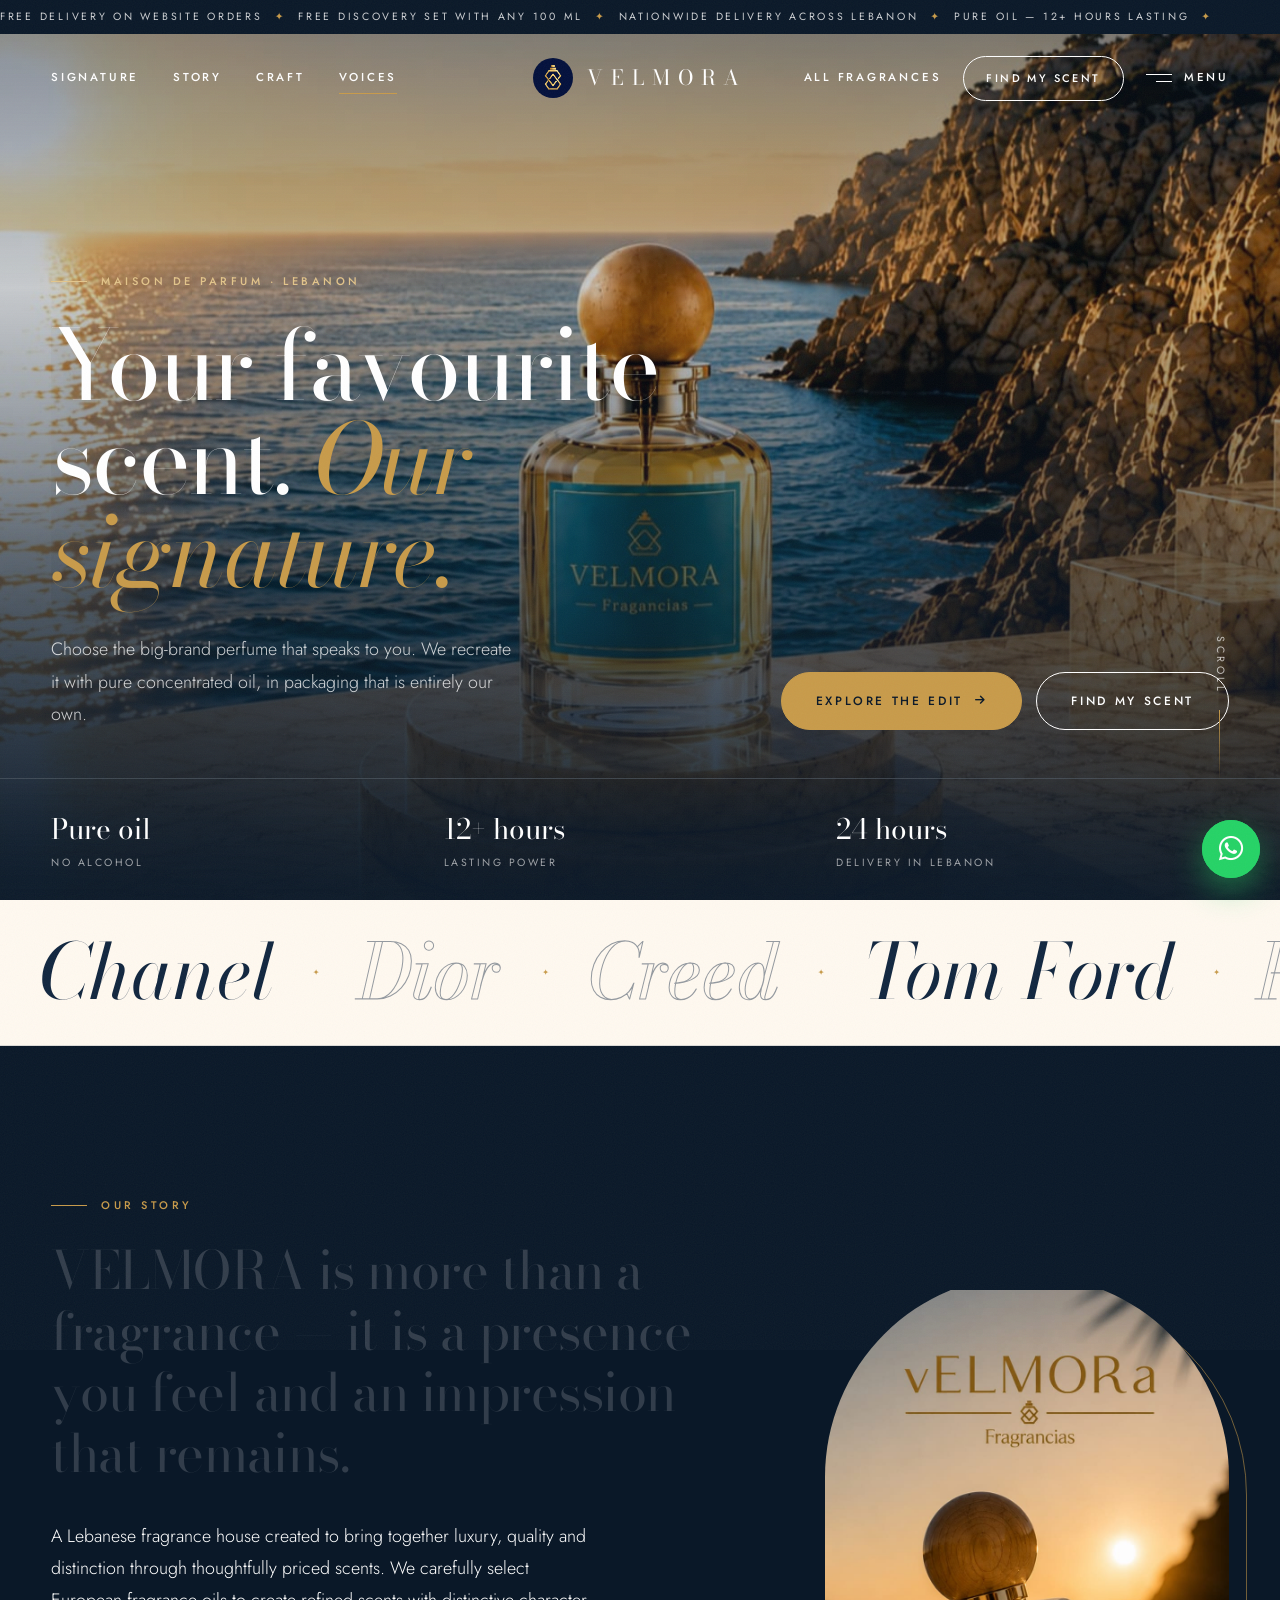
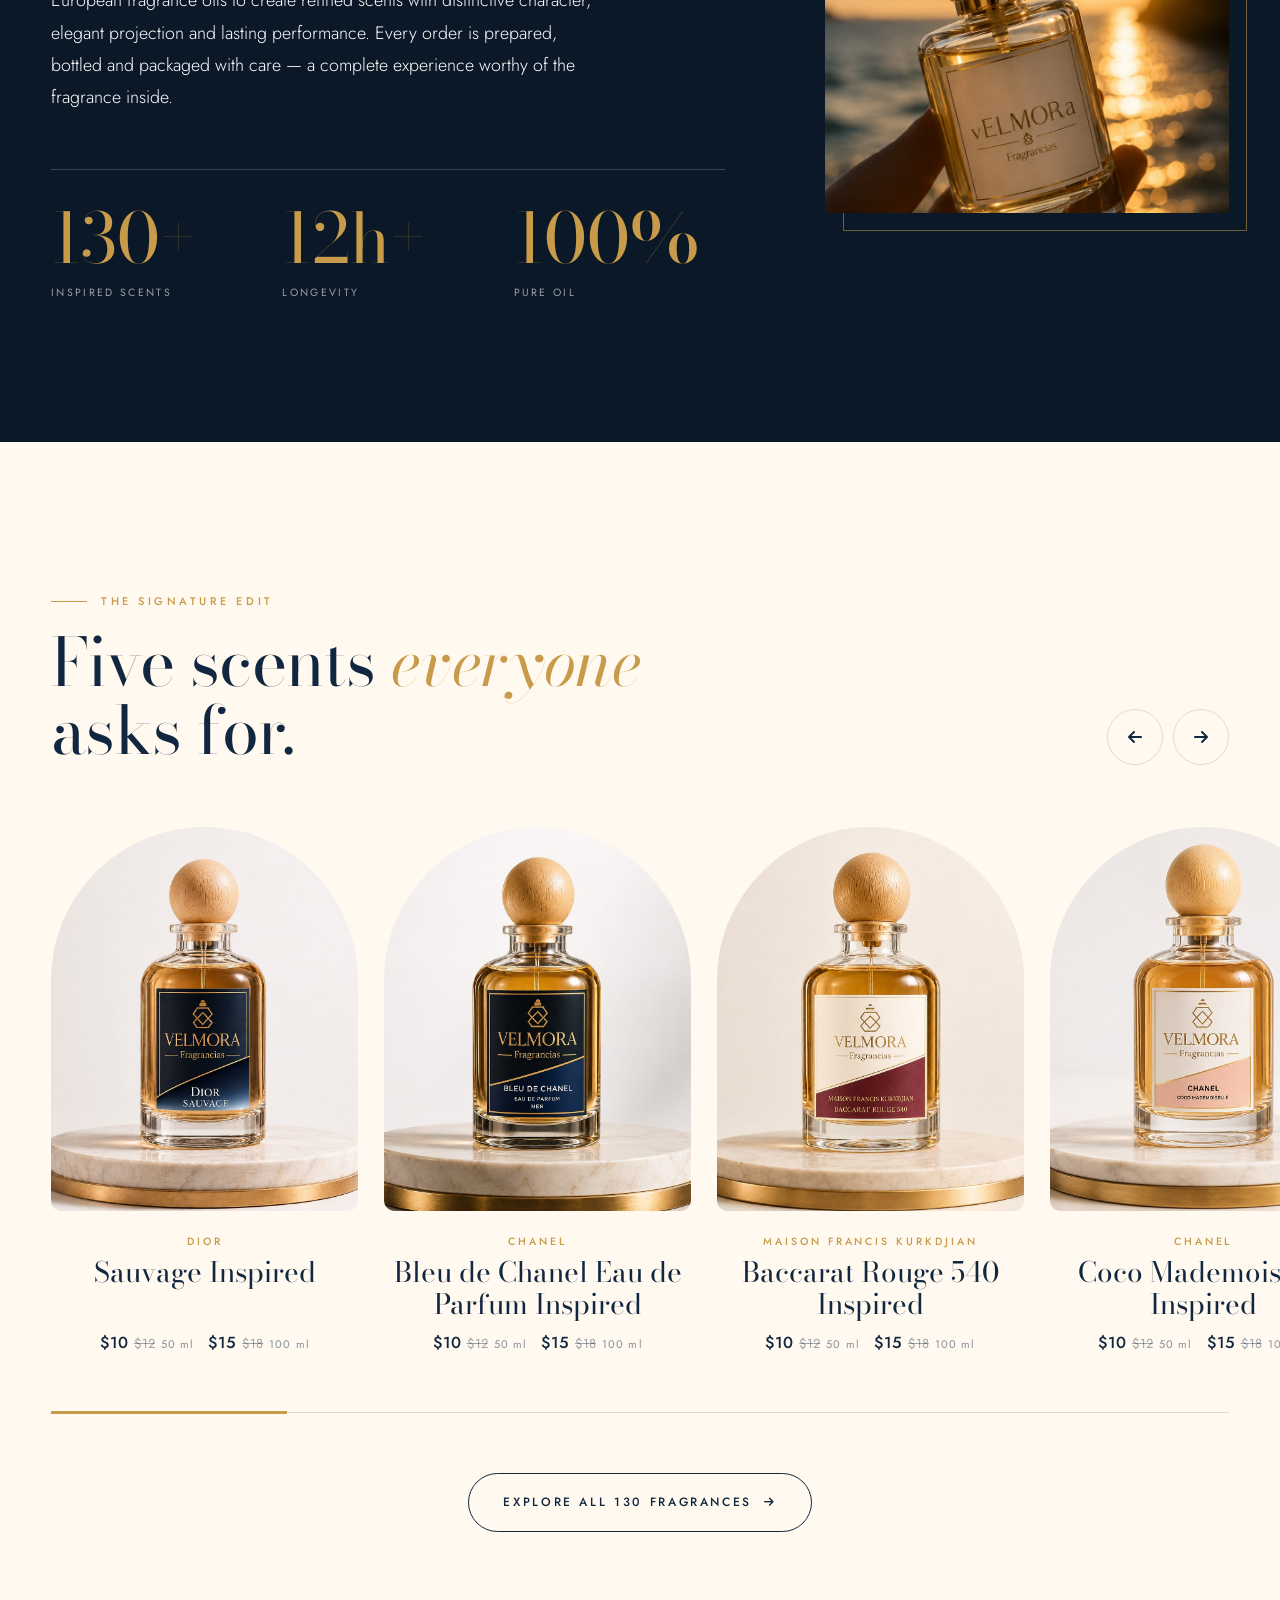
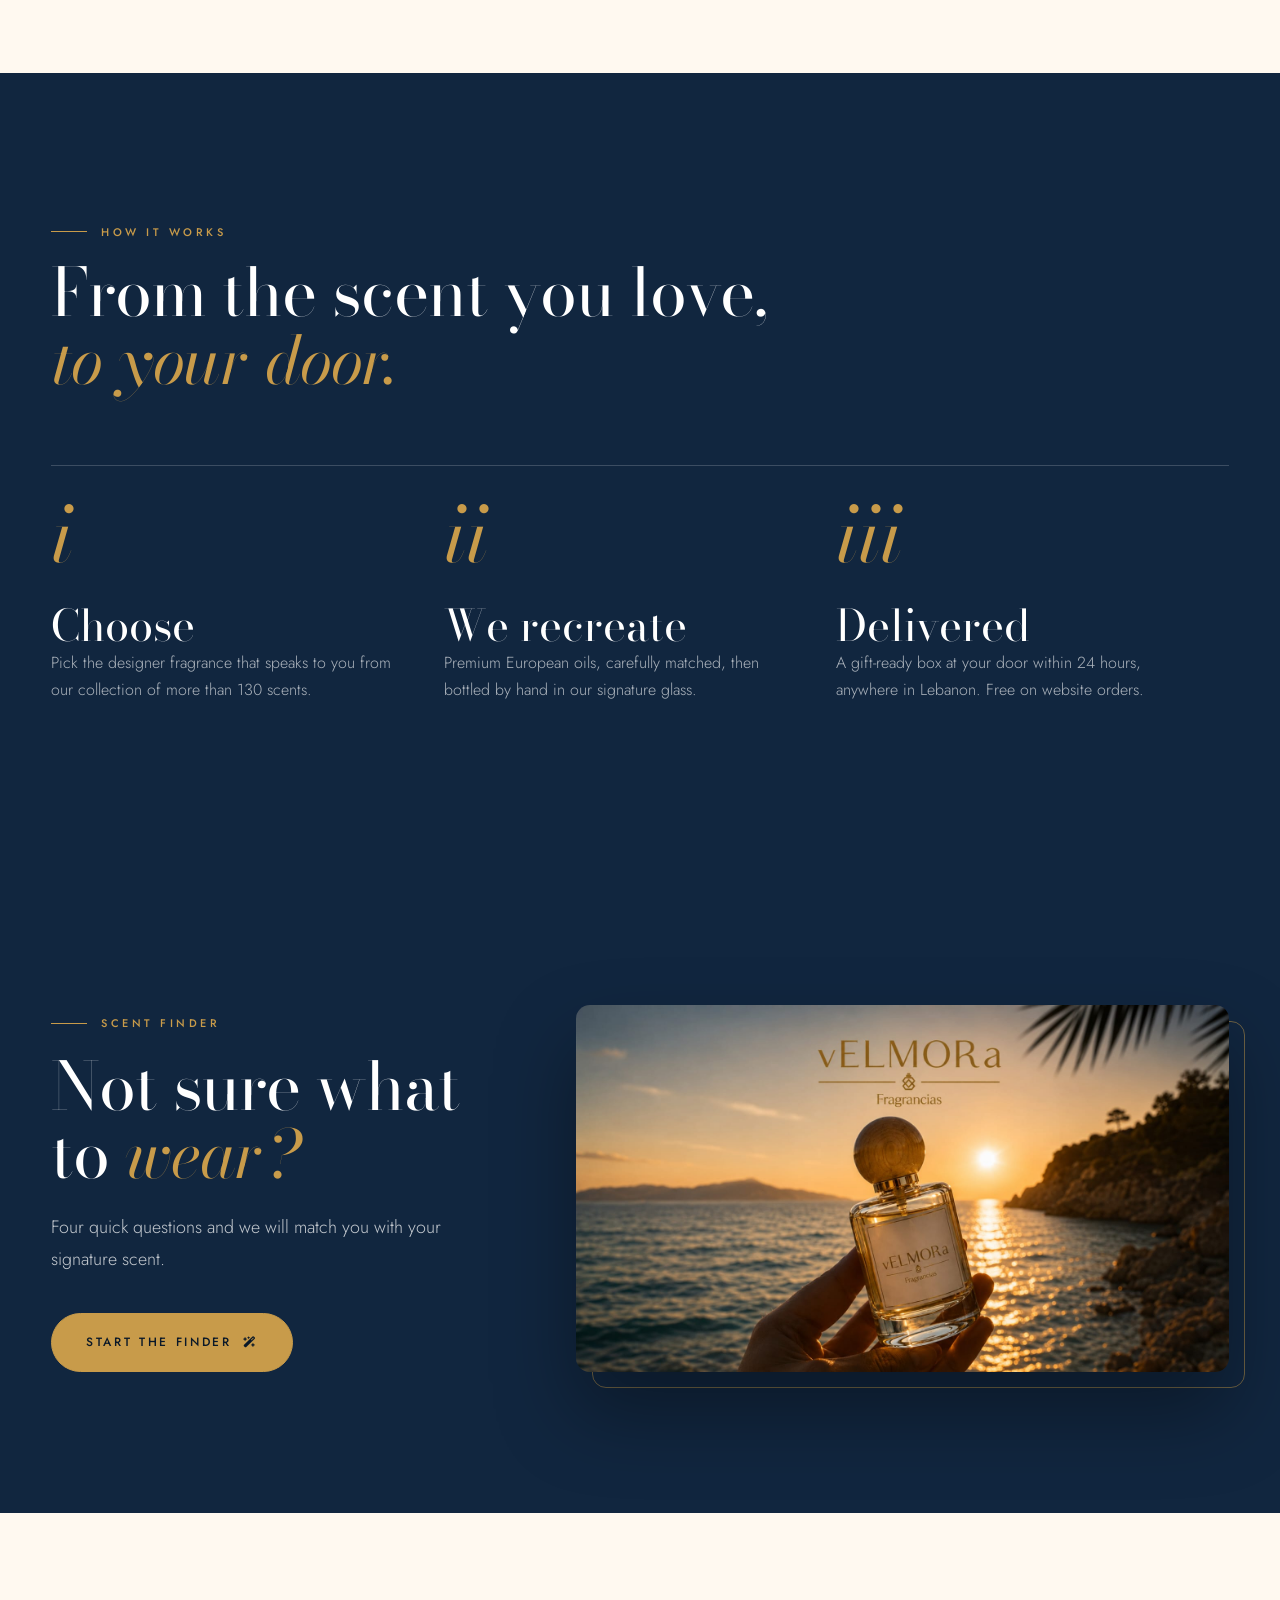
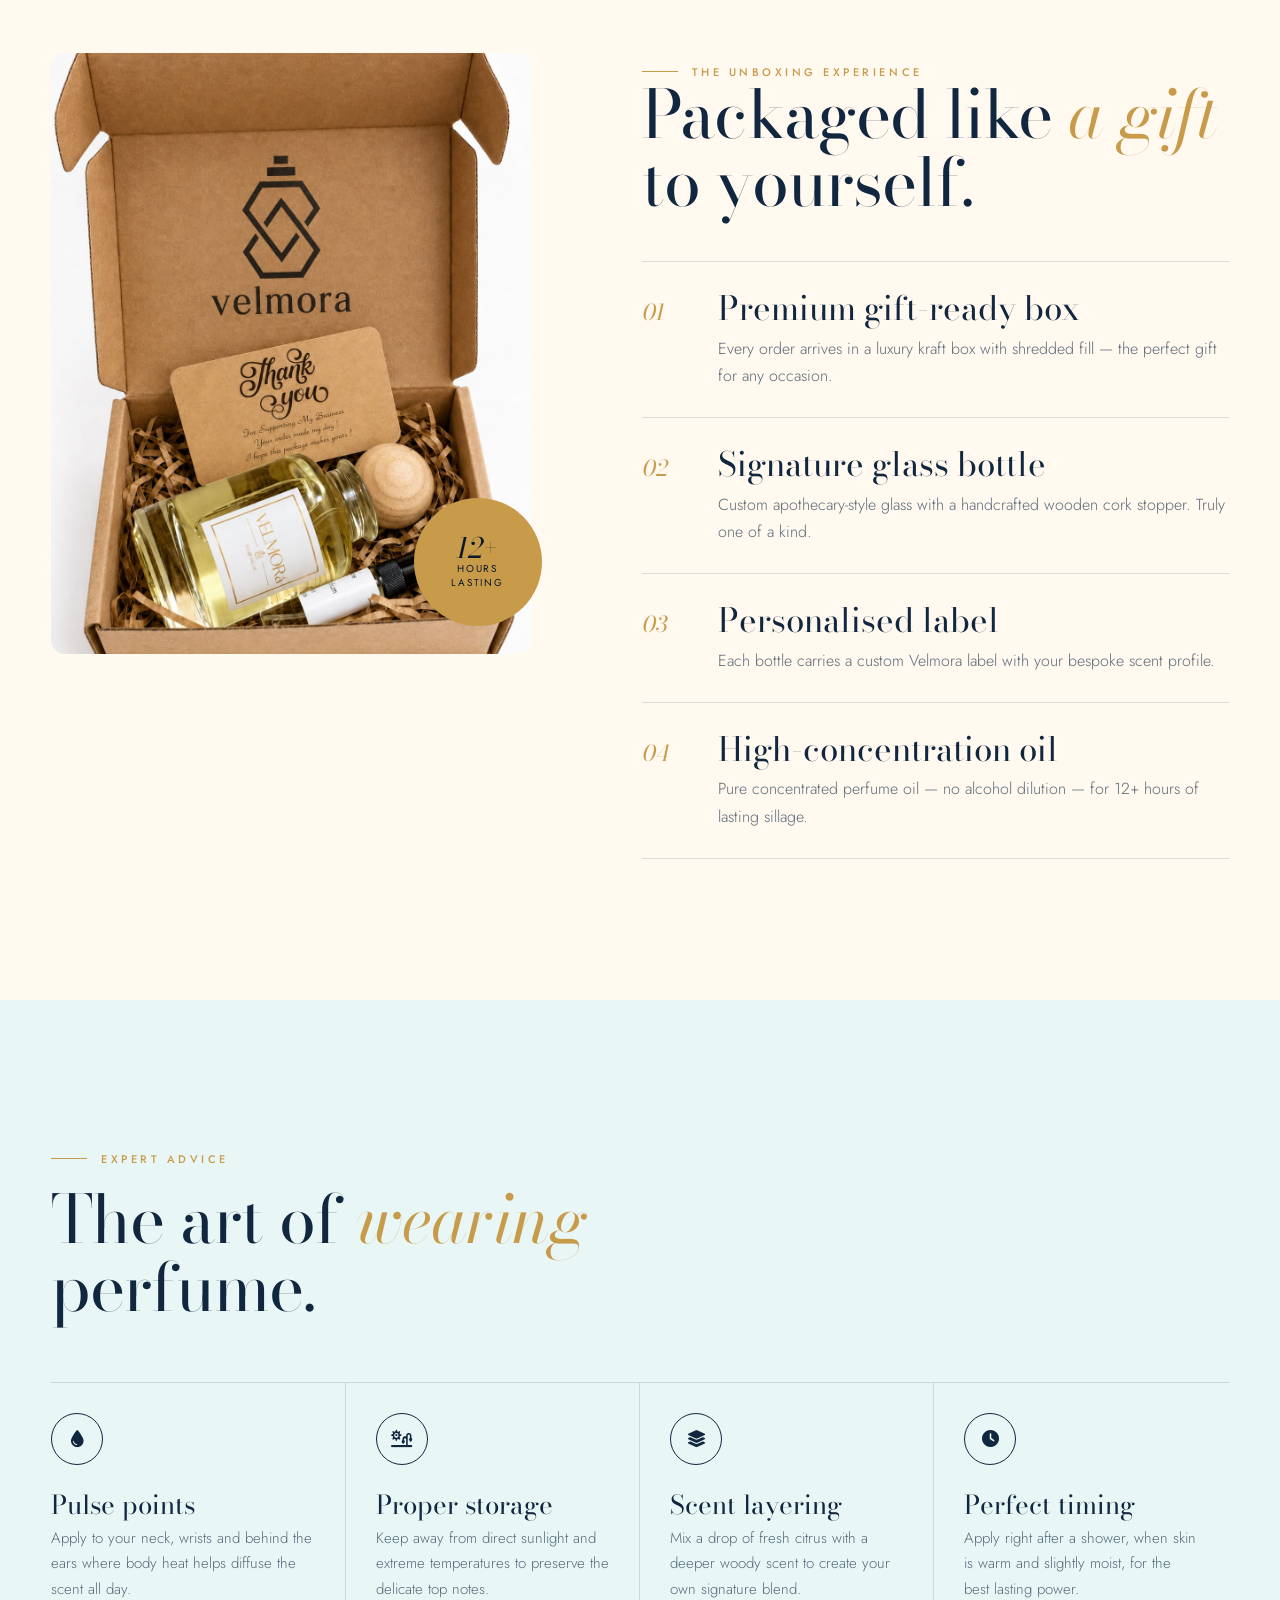
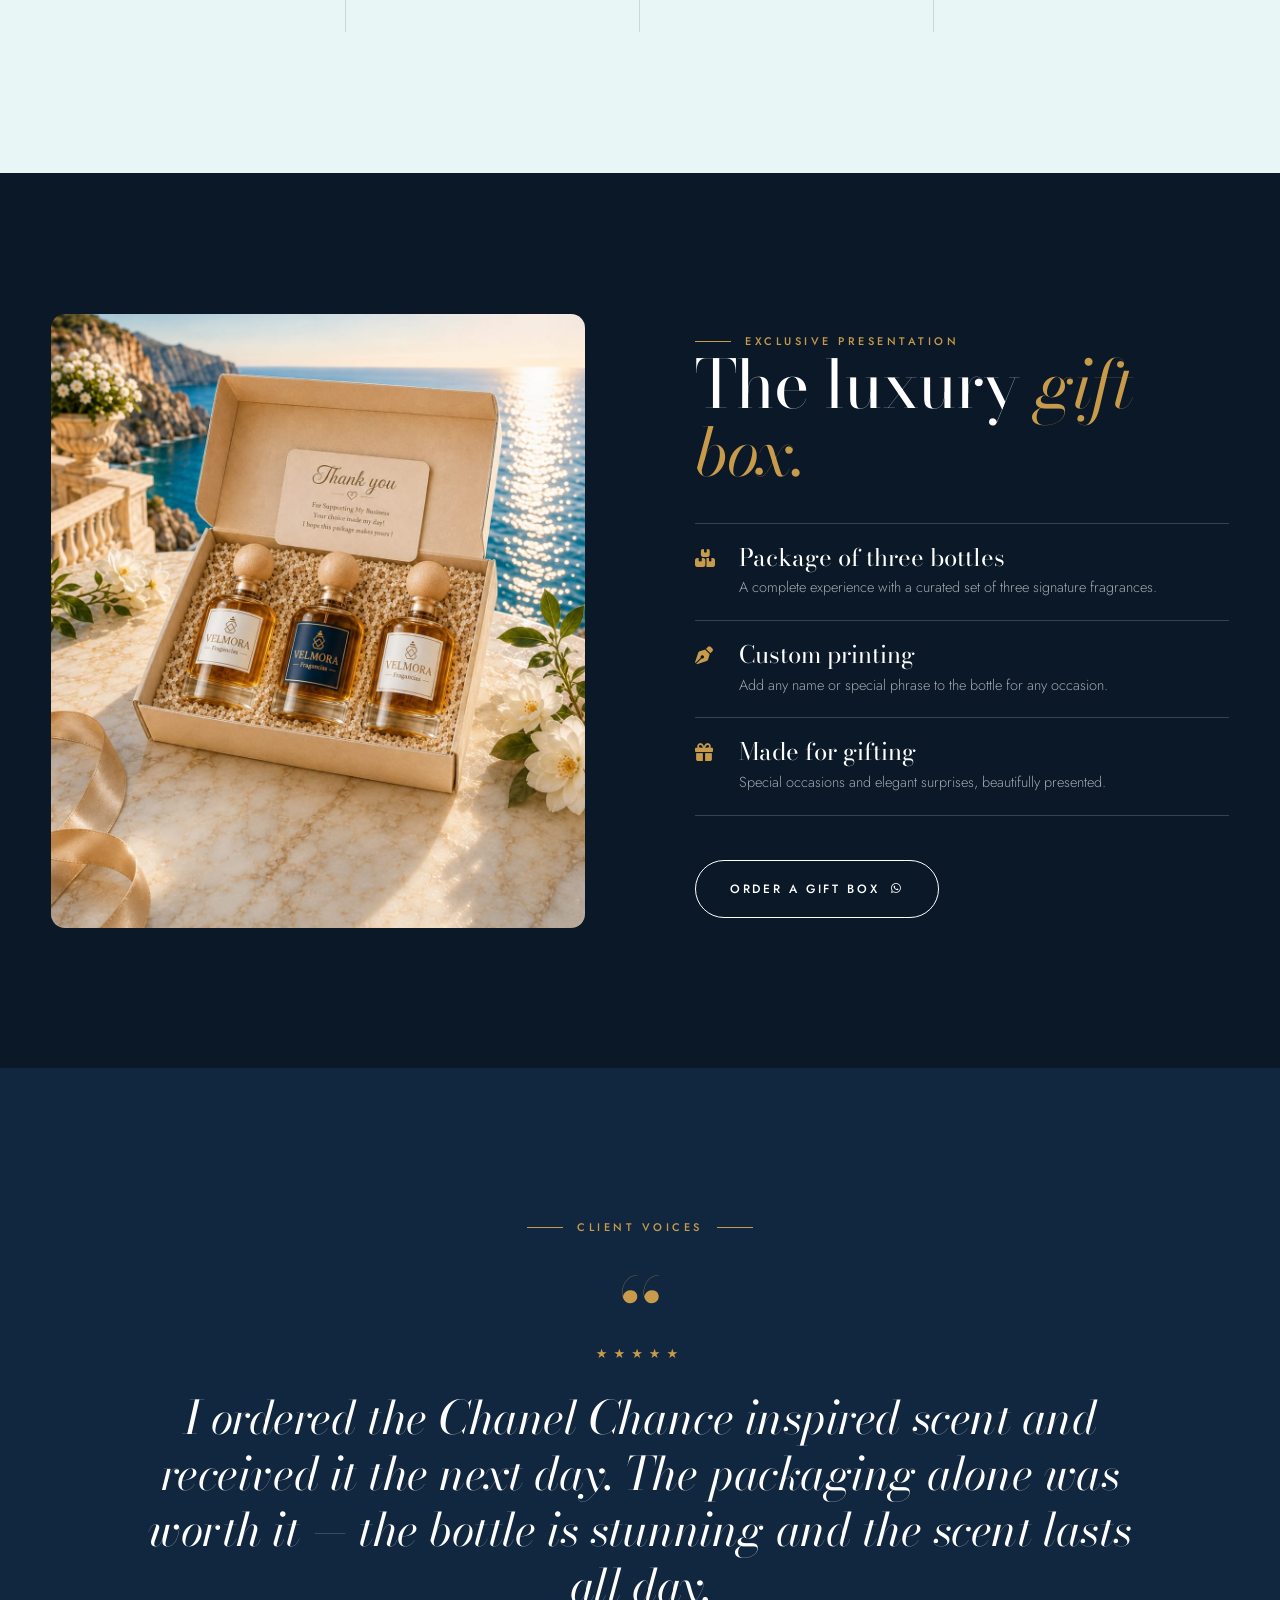
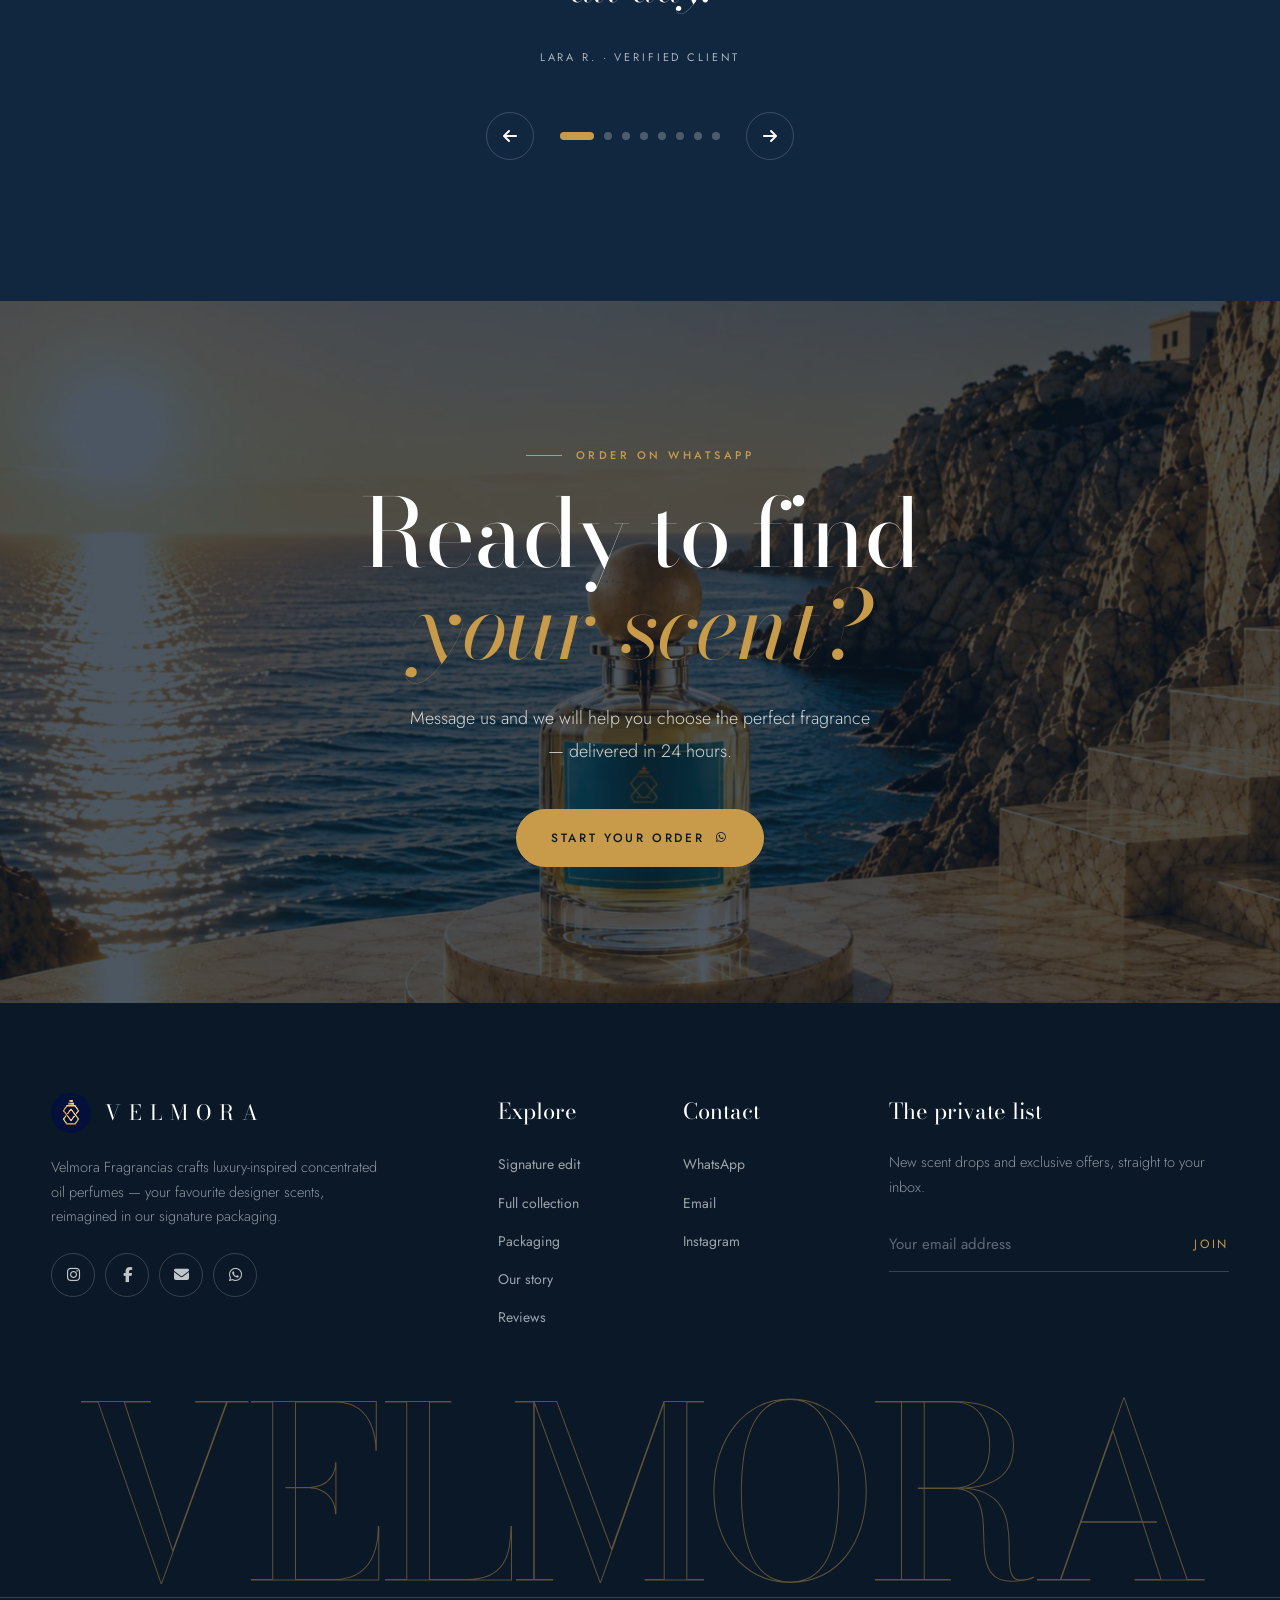
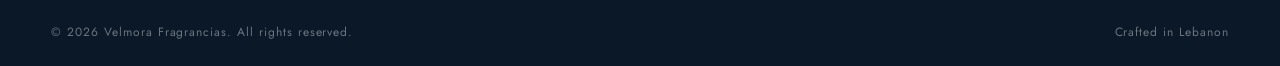
<file: velmora-frangnansiasi/index.html>
<!DOCTYPE html>
<html lang="en">
<head>
<meta charset="UTF-8">
<meta name="viewport" content="width=device-width, initial-scale=1.0">
<title>Velmora Fragrancias | Luxury Inspired Scents</title>
<meta name="description" content="Velmora Fragrancias — luxury-inspired concentrated oil perfumes crafted in Lebanon. Your favourite designer scents, reimagined in our signature packaging.">
<meta name="theme-color" content="#0A1828">
<meta property="og:title" content="Velmora Fragrancias | Luxury Inspired Scents">
<meta property="og:description" content="Choose the big-brand perfume that speaks to you. We recreate it with our own exclusive packaging and high-concentration oils.">
<meta property="og:image" content="https://velmora-fragrancias.netlify.app/assets/img/main.hrro.jpeg">
<meta property="og:type" content="website">
<link rel="icon" href="assets/img/logo.jpeg">
<link rel="preconnect" href="https://fonts.googleapis.com">
<link rel="preconnect" href="https://fonts.gstatic.com" crossorigin>
<link href="https://fonts.googleapis.com/css2?family=Bodoni+Moda:ital,opsz,wght@0,6..96,400;0,6..96,500;1,6..96,400;1,6..96,500&family=Jost:wght@300;400;500&display=swap" rel="stylesheet">
<link rel="stylesheet" href="https://cdnjs.cloudflare.com/ajax/libs/font-awesome/6.5.0/css/all.min.css">
<link rel="preload" as="image" href="assets/img/mobile-hero.jpeg" media="(max-width: 767px)">
<link rel="preload" as="image" href="assets/img/main.hrro.jpeg" media="(min-width: 768px)">
<link rel="stylesheet" href="css/base.css">
<link rel="stylesheet" href="css/home.css">
<script>document.documentElement.classList.add('js');try{if(sessionStorage.getItem('vl-intro'))document.documentElement.classList.add('no-preloader')}catch(e){}</script>
</head>
<body class="has-cursor">

<!-- preloader -->
<div class="preloader" id="preloader" aria-hidden="true">
  <img class="preloader-logo" src="assets/img/logo.jpeg" alt="">
  <div class="preloader-word">VELMORA</div>
  <div class="preloader-bar"><span></span></div>
</div>
<div class="cursor-dot" id="cursorDot"></div>
<div class="cursor-ring" id="cursorRing"></div>
<div class="grain" aria-hidden="true"></div>

<!-- ═════════ HEADER ═════════ -->
<header class="site-header" id="siteHeader">
  <div class="announce" aria-label="Announcements">
    <div class="announce-track">
      <span>Free delivery on website orders<b>✦</b>Free discovery set with any 100 ml<b>✦</b>Nationwide delivery across Lebanon<b>✦</b>Pure oil — 12+ hours lasting<b>✦</b></span>
      <span aria-hidden="true">Free delivery on website orders<b>✦</b>Free discovery set with any 100 ml<b>✦</b>Nationwide delivery across Lebanon<b>✦</b>Pure oil — 12+ hours lasting<b>✦</b></span>
    </div>
  </div>
  <div class="bar">
    <nav class="bar-nav" aria-label="Primary">
      <a href="#edition" data-link>Signature</a>
      <a href="#story" data-link>Story</a>
      <a href="#craft" data-link>Craft</a>
      <a href="#voices" data-link>Voices</a>
    </nav>
    <a href="#hero" class="brand" aria-label="Velmora home">
      <img class="brand-mark" src="assets/img/logo.jpeg" alt="">
      <span class="brand-word">VELMORA</span>
    </a>
    <div class="bar-right">
      <a href="collection.html" class="nav-text">All fragrances</a>
      <a href="#" class="btn btn--sm" data-open-finder>Find my scent</a>
      <button class="menu-btn" id="menuBtn" aria-label="Open menu" aria-expanded="false"><span class="burger"><i></i><i></i></span><span>Menu</span></button>
    </div>
  </div>
</header>

<!-- ═════════ FULL-SCREEN MENU ═════════ -->
<div class="drawer" id="drawer" role="dialog" aria-modal="true" aria-label="Menu">
  <div class="drawer-top">
    <span class="brand"><img class="brand-mark" src="assets/img/logo.jpeg" alt=""><span class="brand-word">VELMORA</span></span>
    <button class="drawer-close" id="drawerClose"><span>Close</span><i class="fa-solid fa-xmark"></i></button>
  </div>
  <nav class="drawer-nav">
    <a href="#hero" data-drawer-link><small>01</small><span>Home</span></a>
    <a href="#edition" data-drawer-link><small>02</small><span>Signature Edit</span></a>
    <a href="#story" data-drawer-link><small>03</small><span>Our Story</span></a>
    <a href="#craft" data-drawer-link><small>04</small><span>Craft &amp; Packaging</span></a>
    <a href="#voices" data-drawer-link><small>05</small><span>Reviews</span></a>
    <a href="collection.html"><small>06</small><span>Full Collection</span></a>
  </nav>
  <div class="drawer-foot">
    <div class="social">
      <a href="https://www.instagram.com/velmorafragrancias/?hl=en" target="_blank" rel="noopener" aria-label="Instagram"><i class="fa-brands fa-instagram"></i></a>
      <a href="https://www.facebook.com/profile.php?id=61591699116306" target="_blank" rel="noopener" aria-label="Facebook"><i class="fa-brands fa-facebook-f"></i></a>
      <a href="mailto:velmorafragrances6@gmail.com" aria-label="Email"><i class="fa-solid fa-envelope"></i></a>
      <a href="https://wa.me/96181772615" target="_blank" rel="noopener" aria-label="WhatsApp"><i class="fa-brands fa-whatsapp"></i></a>
    </div>
    <span>velmorafragrances6@gmail.com</span>
  </div>
</div>

<main>
<!-- ═════════ HERO ═════════ -->
<section class="hero" id="hero">
  <picture class="hero-media" data-parallax="0.18">
    <source srcset="assets/img/main.hrro.jpeg" media="(min-width: 768px)">
    <img src="assets/img/mobile-hero.jpeg" alt="A Velmora perfume bottle on a marble plinth beside the sea">
  </picture>
  <div class="hero-shade"></div>
  <div class="wrap hero-inner">
    <p class="eyebrow">Maison de parfum &middot; Lebanon</p>
    <h1 class="h-display hero-title">
      <span class="mask"><span>Your favourite</span></span>
      <span class="mask"><span>scent. <em>Our</em></span></span>
      <span class="mask"><span><em>signature.</em></span></span>
    </h1>
    <div class="hero-row">
      <p class="lead">Choose the big-brand perfume that speaks to you. We recreate it with pure concentrated oil, in packaging that is entirely our own.</p>
      <div class="hero-cta">
        <a href="#edition" class="btn btn--gold">Explore the edit <i class="fa-solid fa-arrow-right"></i></a>
        <a href="#" class="btn btn--light" data-open-finder>Find my scent</a>
      </div>
    </div>
  </div>
  <div class="scroll-cue" aria-hidden="true">Scroll</div>
  <div class="hero-bar">
    <div class="wrap">
      <div class="fact"><b>Pure oil</b>No alcohol</div>
      <div class="fact"><b>12+ hours</b>Lasting power</div>
      <div class="fact"><b>24 hours</b>Delivery in Lebanon</div>
    </div>
  </div>
</section>

<!-- ═════════ BRANDS ═════════ -->
<div class="brands" aria-hidden="true">
  <div class="brands-track" id="brandsTrack"></div>
</div>

<!-- ═════════ MANIFESTO / STORY ═════════ -->
<section class="manifesto pad" id="story">
  <div class="wrap manifesto-grid">
    <div>
      <p class="eyebrow reveal">Our story</p>
      <p class="statement" id="statement">VELMORA is more than a fragrance — it is a presence you feel and an impression that remains.</p>
      <p class="lead reveal">A Lebanese fragrance house created to bring together luxury, quality and distinction through thoughtfully priced scents. We carefully select European fragrance oils to create refined scents with distinctive character, elegant projection and lasting performance. Every order is prepared, bottled and packaged with care — a complete experience worthy of the fragrance inside.</p>
      <div class="stats reveal">
        <div class="stat"><b data-count="130" data-suffix="+">130+</b><span>Inspired scents</span></div>
        <div class="stat"><b data-count="12" data-suffix="h+">12h+</b><span>Longevity</span></div>
        <div class="stat"><b data-count="100" data-suffix="%">100%</b><span>Pure oil</span></div>
      </div>
    </div>
    <div class="frame reveal">
      <div class="frame-img"><img src="assets/img/about-us.jpg" alt="Velmora fragrance held at sunset" loading="lazy" data-parallax-img="0.08"></div>
    </div>
  </div>
</section>

<!-- ═════════ SIGNATURE EDIT ═════════ -->
<section class="edition pad" id="edition">
  <div class="wrap edition-head">
    <div>
      <p class="eyebrow reveal">The signature edit</p>
      <h2 class="h-section reveal" style="--d:.1s">Five scents <em>everyone</em><br>asks for.</h2>
    </div>
    <div class="edition-tools reveal">
      <div class="arrows">
        <button class="arrow" id="railPrev" aria-label="Previous"><i class="fa-solid fa-arrow-left"></i></button>
        <button class="arrow" id="railNext" aria-label="Next"><i class="fa-solid fa-arrow-right"></i></button>
      </div>
    </div>
  </div>
  <div class="rail" id="rail" data-cursor="Drag"><div class="rail-track" id="railTrack"></div></div>
  <div class="rail-progress"><span id="railBar"></span></div>
  <div class="edition-foot reveal"><a href="collection.html" class="btn btn--dark">Explore all 130 fragrances <i class="fa-solid fa-arrow-right"></i></a></div>
</section>

<!-- ═════════ PROCESS ═════════ -->
<section class="process pad" id="process">
  <div class="wrap">
    <div class="process-head">
      <p class="eyebrow reveal">How it works</p>
      <h2 class="h-section reveal" style="--d:.1s">From the scent you love, <em>to your door.</em></h2>
    </div>
    <div class="steps">
      <div class="step reveal"><span class="step-no">i</span><h3>Choose</h3><p>Pick the designer fragrance that speaks to you from our collection of more than 130 scents.</p></div>
      <div class="step reveal" style="--d:.12s"><span class="step-no">ii</span><h3>We recreate</h3><p>Premium European oils, carefully matched, then bottled by hand in our signature glass.</p></div>
      <div class="step reveal" style="--d:.24s"><span class="step-no">iii</span><h3>Delivered</h3><p>A gift-ready box at your door within 24 hours, anywhere in Lebanon. Free on website orders.</p></div>
    </div>
  </div>
</section>

<!-- ═════════ SCENT FINDER ═════════ -->
<section class="finder pad" id="finder">
  <div class="wrap finder-grid">
    <div class="finder-copy">
      <p class="eyebrow reveal">Scent finder</p>
      <h2 class="h-section reveal" style="--d:.1s">Not sure what to <em>wear?</em></h2>
      <p class="lead reveal" style="--d:.2s">Four quick questions and we will match you with your signature scent.</p>
      <div class="reveal" style="--d:.3s"><a href="#" class="btn btn--gold" data-open-finder>Start the finder <i class="fa-solid fa-wand-magic-sparkles"></i></a></div>
    </div>
    <div class="finder-media reveal" style="--d:.15s">
      <img src="assets/img/aboutusimg-pc-version.jpeg" alt="A Velmora bottle held up against the sunset" loading="lazy">
    </div>
  </div>
</section>

<!-- ═════════ CRAFT / PACKAGING ═════════ -->
<section class="craft pad" id="craft">
  <div class="wrap craft-grid">
    <div class="craft-media reveal">
      <div class="img"><img src="assets/img/the-package.jpeg" alt="Velmora kraft gift box with bottle" loading="lazy"></div>
      <div class="craft-badge"><b>12+</b>hours<br>lasting</div>
    </div>
    <div>
      <p class="eyebrow reveal">The unboxing experience</p>
      <h2 class="h-section reveal" style="--d:.1s">Packaged like <em>a gift</em><br>to yourself.</h2>
      <div class="craft-list">
        <div class="craft-item reveal"><div><h3>Premium gift-ready box</h3><p>Every order arrives in a luxury kraft box with shredded fill — the perfect gift for any occasion.</p></div></div>
        <div class="craft-item reveal"><div><h3>Signature glass bottle</h3><p>Custom apothecary-style glass with a handcrafted wooden cork stopper. Truly one of a kind.</p></div></div>
        <div class="craft-item reveal"><div><h3>Personalised label</h3><p>Each bottle carries a custom Velmora label with your bespoke scent profile.</p></div></div>
        <div class="craft-item reveal"><div><h3>High-concentration oil</h3><p>Pure concentrated perfume oil — no alcohol dilution — for 12+ hours of lasting sillage.</p></div></div>
      </div>
    </div>
  </div>
</section>

<!-- ═════════ RITUAL ═════════ -->
<section class="ritual pad" id="ritual">
  <div class="wrap">
    <div class="ritual-head">
      <p class="eyebrow reveal">Expert advice</p>
      <h2 class="h-section reveal" style="--d:.1s">The art of <em>wearing</em> perfume.</h2>
    </div>
    <div class="tips">
      <div class="tip reveal"><i class="fa-solid fa-droplet"></i><div><h3>Pulse points</h3><p>Apply to your neck, wrists and behind the ears where body heat helps diffuse the scent all day.</p></div></div>
      <div class="tip reveal" style="--d:.08s"><i class="fa-solid fa-sun-plant-wilt"></i><div><h3>Proper storage</h3><p>Keep away from direct sunlight and extreme temperatures to preserve the delicate top notes.</p></div></div>
      <div class="tip reveal" style="--d:.16s"><i class="fa-solid fa-layer-group"></i><div><h3>Scent layering</h3><p>Mix a drop of fresh citrus with a deeper woody scent to create your own signature blend.</p></div></div>
      <div class="tip reveal" style="--d:.24s"><i class="fa-solid fa-clock"></i><div><h3>Perfect timing</h3><p>Apply right after a shower, when skin is warm and slightly moist, for the best lasting power.</p></div></div>
    </div>
  </div>
</section>

<!-- ═════════ GIFT BOX ═════════ -->
<section class="gift pad" id="gift">
  <div class="wrap gift-grid">
    <div class="gift-media reveal"><img src="assets/img/gift-box.jpeg" alt="Velmora luxury gift box with three bottles" loading="lazy"></div>
    <div>
      <p class="eyebrow reveal">Exclusive presentation</p>
      <h2 class="h-section reveal" style="--d:.1s">The luxury <em>gift box.</em></h2>
      <ul class="gift-list">
        <li class="reveal"><i class="fa-solid fa-boxes-stacked"></i><div><h4>Package of three bottles</h4><p>A complete experience with a curated set of three signature fragrances.</p></div></li>
        <li class="reveal"><i class="fa-solid fa-pen-nib"></i><div><h4>Custom printing</h4><p>Add any name or special phrase to the bottle for any occasion.</p></div></li>
        <li class="reveal"><i class="fa-solid fa-gift"></i><div><h4>Made for gifting</h4><p>Special occasions and elegant surprises, beautifully presented.</p></div></li>
      </ul>
      <div class="reveal"><a href="https://wa.me/96181772615?text=Hello%20Velmora%2C%20I%27d%20like%20to%20order%20a%20gift%20box" target="_blank" rel="noopener" class="btn btn--light">Order a gift box <i class="fa-brands fa-whatsapp"></i></a></div>
    </div>
  </div>
</section>

<!-- ═════════ VOICES ═════════ -->
<section class="voices pad" id="voices">
  <div class="wrap">
    <p class="eyebrow reveal">Client voices</p>
    <div class="quote-stage" id="quoteStage" aria-live="polite">
      <figure class="quote is-on"><div class="quote-mark">&ldquo;</div><div class="stars">★★★★★</div><blockquote>I ordered the Chanel Chance inspired scent and received it the next day. The packaging alone was worth it — the bottle is stunning and the scent lasts all day.</blockquote><cite>Lara R. &middot; Verified client</cite></figure>
      <figure class="quote"><div class="quote-mark">&ldquo;</div><div class="stars">★★★★★</div><blockquote>Ordered the Creed Aventus inspired version. Honestly better than the original in terms of longevity. The wooden cap is such a classy touch.</blockquote><cite>Karim M. &middot; Verified client</cite></figure>
      <figure class="quote"><div class="quote-mark">&ldquo;</div><div class="stars">★★★★★</div><blockquote>The WhatsApp ordering was so easy and fast. I described what I wanted and they confirmed within minutes. The gift box is perfect for presents.</blockquote><cite>Nour S. &middot; Verified client</cite></figure>
      <figure class="quote"><div class="quote-mark">&ldquo;</div><div class="stars">★★★★★</div><blockquote>Absolutely mind-blowing quality. The concentration of the oil means I only need a tiny drop and my whole office smells incredible all day.</blockquote><cite>Elie H. &middot; Verified client</cite></figure>
      <figure class="quote"><div class="quote-mark">&ldquo;</div><div class="stars">★★★★★</div><blockquote>I have bought from other &lsquo;inspired by&rsquo; places before, but Velmora is different. The presentation feels truly high-end and the notes are perfectly balanced.</blockquote><cite>Sarah D. &middot; Verified client</cite></figure>
      <figure class="quote"><div class="quote-mark">&ldquo;</div><div class="stars">★★★★★</div><blockquote>My wife loved the Vanilla 28 inspired scent. Delivery to Tripoli took less than 24 hours. Great customer service and an amazing product.</blockquote><cite>Ahmad K. &middot; Verified client</cite></figure>
      <figure class="quote"><div class="quote-mark">&ldquo;</div><div class="stars">★★★★★</div><blockquote>Best discovery this year. Got the Baccarat Rouge 540 version and I am obsessed. Quality rivals the original at a fraction of the price.</blockquote><cite>Maya H. &middot; Verified client</cite></figure>
      <figure class="quote"><div class="quote-mark">&ldquo;</div><div class="stars">★★★★★</div><blockquote>Ordered three bottles for my whole family. Incredible value, and the packaging makes each one feel like a luxury gift. A 10 out of 10 experience.</blockquote><cite>Rami J. &middot; Verified client</cite></figure>
    </div>
    <div class="quote-nav">
      <button class="arrow" id="quotePrev" aria-label="Previous review"><i class="fa-solid fa-arrow-left"></i></button>
      <div class="dots" id="quoteDots"></div>
      <button class="arrow" id="quoteNext" aria-label="Next review"><i class="fa-solid fa-arrow-right"></i></button>
    </div>
  </div>
</section>

<!-- ═════════ CLOSING ═════════ -->
<section class="closing" id="contact">
  <div class="closing-bg" data-parallax="0.12"><img src="assets/img/main.hrro.jpeg" alt="" loading="lazy"></div>
  <div class="wrap">
    <p class="eyebrow reveal">Order on WhatsApp</p>
    <h2 class="h-display reveal" style="--d:.1s">Ready to find<br><em>your scent?</em></h2>
    <p class="lead reveal" style="--d:.2s">Message us and we will help you choose the perfect fragrance — delivered in 24 hours.</p>
    <div class="reveal" style="--d:.3s"><a href="https://wa.me/96181772615" target="_blank" rel="noopener" class="btn btn--gold">Start your order <i class="fa-brands fa-whatsapp"></i></a></div>
  </div>
</section>
</main>

<!-- ═════════ FOOTER ═════════ -->
<footer class="footer">
  <div class="footer-top">
    <div>
      <a href="#hero" class="brand"><img class="brand-mark" src="assets/img/logo.jpeg" alt=""><span class="brand-word">VELMORA</span></a>
      <p>Velmora Fragrancias crafts luxury-inspired concentrated oil perfumes — your favourite designer scents, reimagined in our signature packaging.</p>
      <div class="social" style="margin-top:24px">
        <a href="https://www.instagram.com/velmorafragrancias/?hl=en" target="_blank" rel="noopener" aria-label="Instagram"><i class="fa-brands fa-instagram"></i></a>
        <a href="https://www.facebook.com/profile.php?id=61591699116306" target="_blank" rel="noopener" aria-label="Facebook"><i class="fa-brands fa-facebook-f"></i></a>
        <a href="mailto:velmorafragrances6@gmail.com" aria-label="Email"><i class="fa-solid fa-envelope"></i></a>
        <a href="https://wa.me/96181772615" target="_blank" rel="noopener" aria-label="WhatsApp"><i class="fa-brands fa-whatsapp"></i></a>
      </div>
    </div>
    <div class="footer-cols">
      <div><h4>Explore</h4><ul><li><a href="#edition">Signature edit</a></li><li><a href="collection.html">Full collection</a></li><li><a href="#craft">Packaging</a></li><li><a href="#story">Our story</a></li><li><a href="#voices">Reviews</a></li></ul></div>
      <div><h4>Contact</h4><ul><li><a href="https://wa.me/96181772615" target="_blank" rel="noopener">WhatsApp</a></li><li><a href="mailto:velmorafragrances6@gmail.com">Email</a></li><li><a href="https://www.instagram.com/velmorafragrancias/?hl=en" target="_blank" rel="noopener">Instagram</a></li></ul></div>
    </div>
    <div>
      <h4>The private list</h4>
      <p>New scent drops and exclusive offers, straight to your inbox.</p>
      <form class="newsletter" id="newsletter"><input type="email" placeholder="Your email address" aria-label="Email address" required><button type="submit">Join</button></form>
    </div>
  </div>
  <div class="footer-word" aria-hidden="true">VELMORA</div>
  <div class="footer-bottom"><span>&copy; 2026 Velmora Fragrancias. All rights reserved.</span><span>Crafted in Lebanon</span></div>
</footer>

<a href="https://wa.me/96181772615" class="wa" target="_blank" rel="noopener" aria-label="Chat on WhatsApp"><i class="fa-brands fa-whatsapp"></i></a>

<!-- ═════════ ORDER MODAL ═════════ -->
<div class="modal" id="orderModal" role="dialog" aria-modal="true" aria-labelledby="orderTitle">
  <div class="modal-box">
    <button class="modal-x" id="orderClose" aria-label="Close"><i class="fa-solid fa-xmark"></i></button>
    <h2 id="orderTitle">Place your order</h2>
    <div class="m-product"><img id="mImg" src="assets/img/logo.jpeg" alt=""><div><small id="mBrand">Brand</small><b id="mName">Perfume</b></div></div>
    <div class="field"><label for="mSize">Size</label><select id="mSize"></select></div>
    <div class="field"><label for="mClient">Your name</label><input id="mClient" type="text" placeholder="Full name" autocomplete="name"></div>
    <div class="field"><label for="mPhone">Phone / WhatsApp</label><input id="mPhone" type="tel" placeholder="+961 81 772 615" autocomplete="tel"></div>
    <div class="field"><label for="mAddress">Delivery address</label><input id="mAddress" type="text" placeholder="City, area, building…" autocomplete="street-address">
      <button type="button" class="loc-btn" id="locBtn"><i class="fa-solid fa-location-crosshairs"></i> Pinpoint my location</button></div>
    <button class="btn btn--gold" id="mSend">Send order on WhatsApp <i class="fa-brands fa-whatsapp"></i></button>
  </div>
</div>

<!-- ═════════ SCENT FINDER ═════════ -->
<div class="quiz" id="quiz" role="dialog" aria-modal="true" aria-label="Scent finder">
  <div class="quiz-box">
    <button class="modal-x" id="quizClose" aria-label="Close"><i class="fa-solid fa-xmark"></i></button>
    <div class="quiz-progress" id="quizProgress"></div>

    <div class="quiz-step is-on" data-step="1"><h3 class="quiz-q">When do you wear fragrance?</h3><div class="quiz-opts">
      <button class="quiz-opt" data-v="day">Daytime, everyday</button><button class="quiz-opt" data-v="night">Evenings &amp; nights out</button>
      <button class="quiz-opt" data-v="work">Work &amp; office</button><button class="quiz-opt" data-v="special">Special occasions</button></div></div>

    <div class="quiz-step" data-step="2"><h3 class="quiz-q">Which scent family pulls you in?</h3><div class="quiz-opts">
      <button class="quiz-opt" data-v="fresh">Fresh &amp; citrusy</button><button class="quiz-opt" data-v="floral">Floral &amp; soft</button>
      <button class="quiz-opt" data-v="woody">Woody &amp; warm</button><button class="quiz-opt" data-v="sweet">Sweet &amp; gourmand</button></div></div>

    <div class="quiz-step" data-step="3"><h3 class="quiz-q">Pick a vibe</h3><div class="quiz-opts">
      <button class="quiz-opt" data-v="bold">Bold &amp; confident</button><button class="quiz-opt" data-v="elegant">Elegant &amp; refined</button>
      <button class="quiz-opt" data-v="playful">Playful &amp; fun</button><button class="quiz-opt" data-v="mysterious">Mysterious &amp; seductive</button></div></div>

    <div class="quiz-step" data-step="4"><h3 class="quiz-q">How long should it last?</h3><div class="quiz-opts">
      <button class="quiz-opt" data-v="light">Light, close to skin</button><button class="quiz-opt" data-v="moderate">Noticeable, not overpowering</button>
      <button class="quiz-opt" data-v="strong">Strong, all-day projection</button></div></div>

    <div class="quiz-step quiz-result" data-step="result">
      <span class="tag">Your match</span>
      <img id="qImg" src="assets/img/logo.jpeg" alt="">
      <h3 id="qName"></h3><small id="qBrand"></small>
      <div class="price" id="qPrice"></div>
      <p id="qNote" style="margin-top:14px"></p>
      <button class="btn btn--gold" id="qOrder">Order this scent <i class="fa-solid fa-arrow-right"></i></button>
      <button class="quiz-back" id="qRestart">Retake the finder</button>
    </div>
    <button class="quiz-back" id="quizBack" style="visibility:hidden">← Back</button>
  </div>
</div>

<div class="toast" id="toast" role="status"></div>

<script src="js/data.js"></script>
<script src="js/core.js"></script>
<script src="js/home.js"></script>
</body>
</html>
</file>
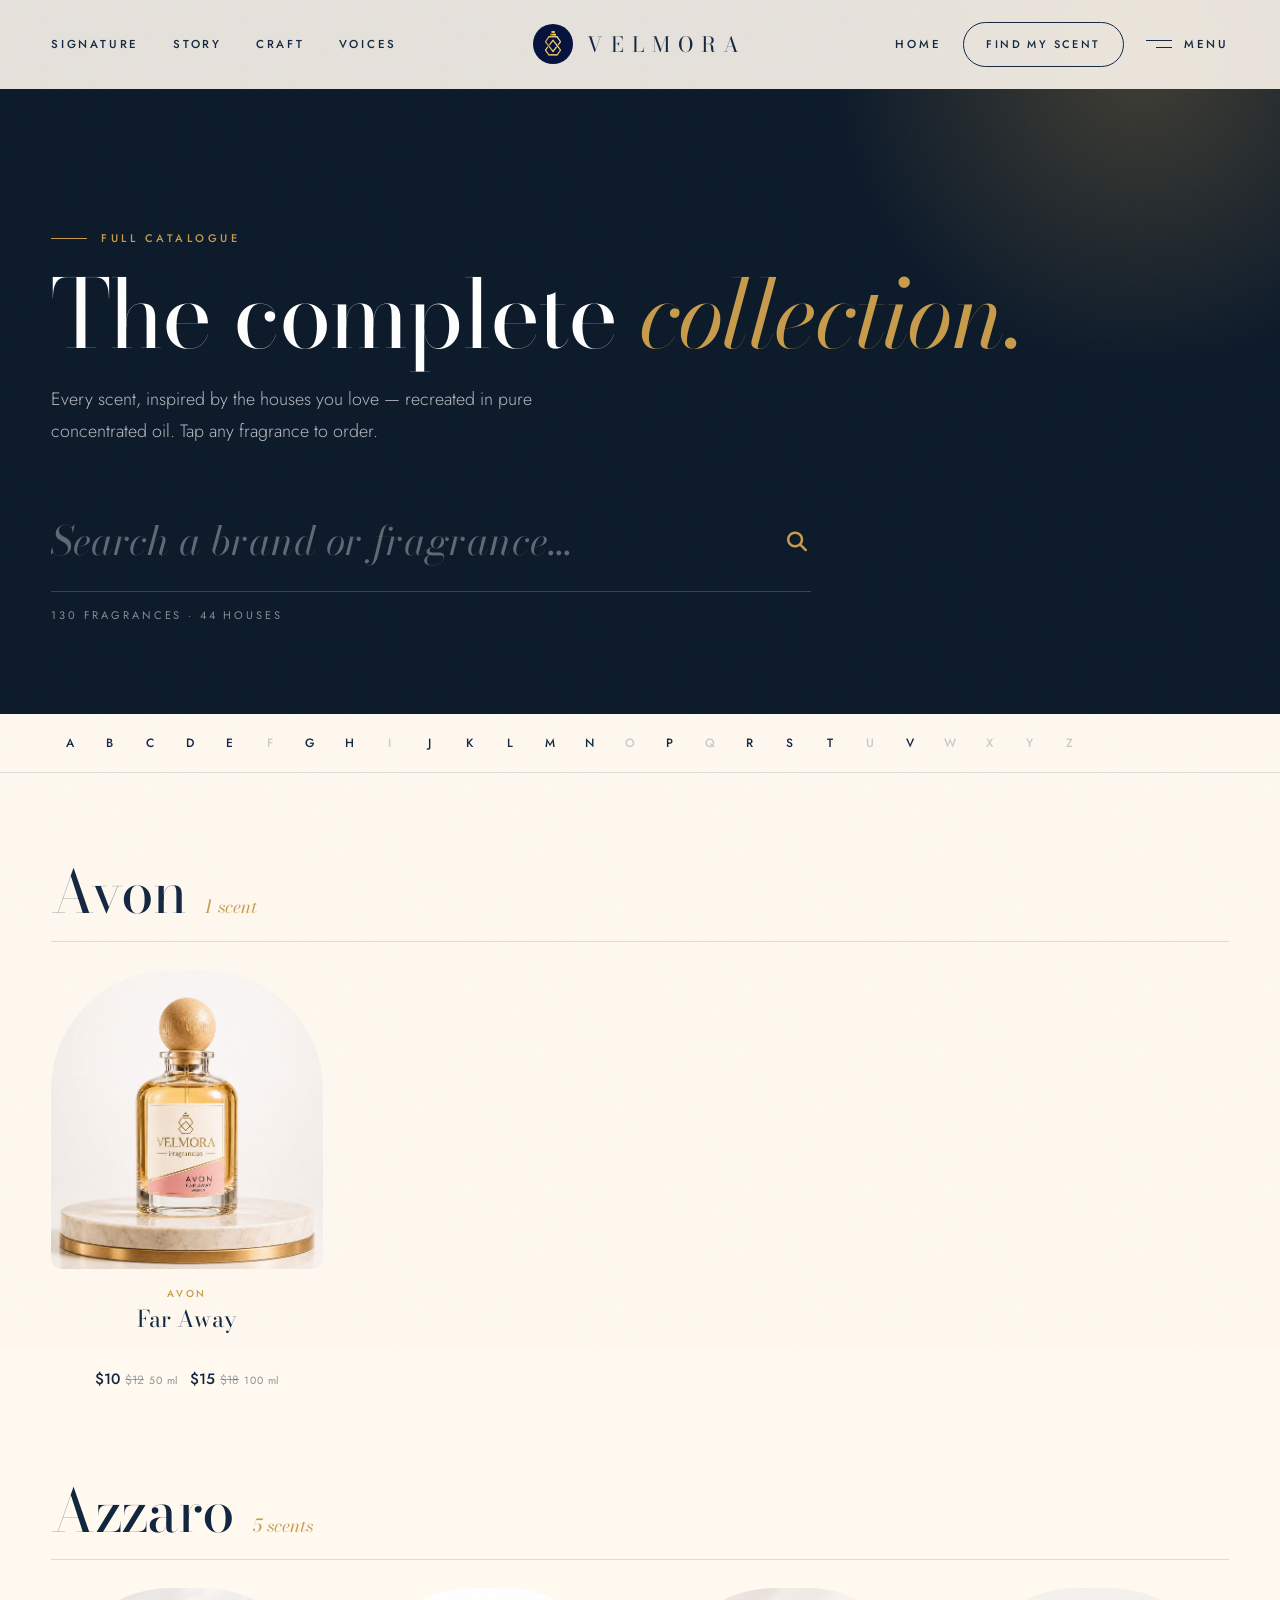
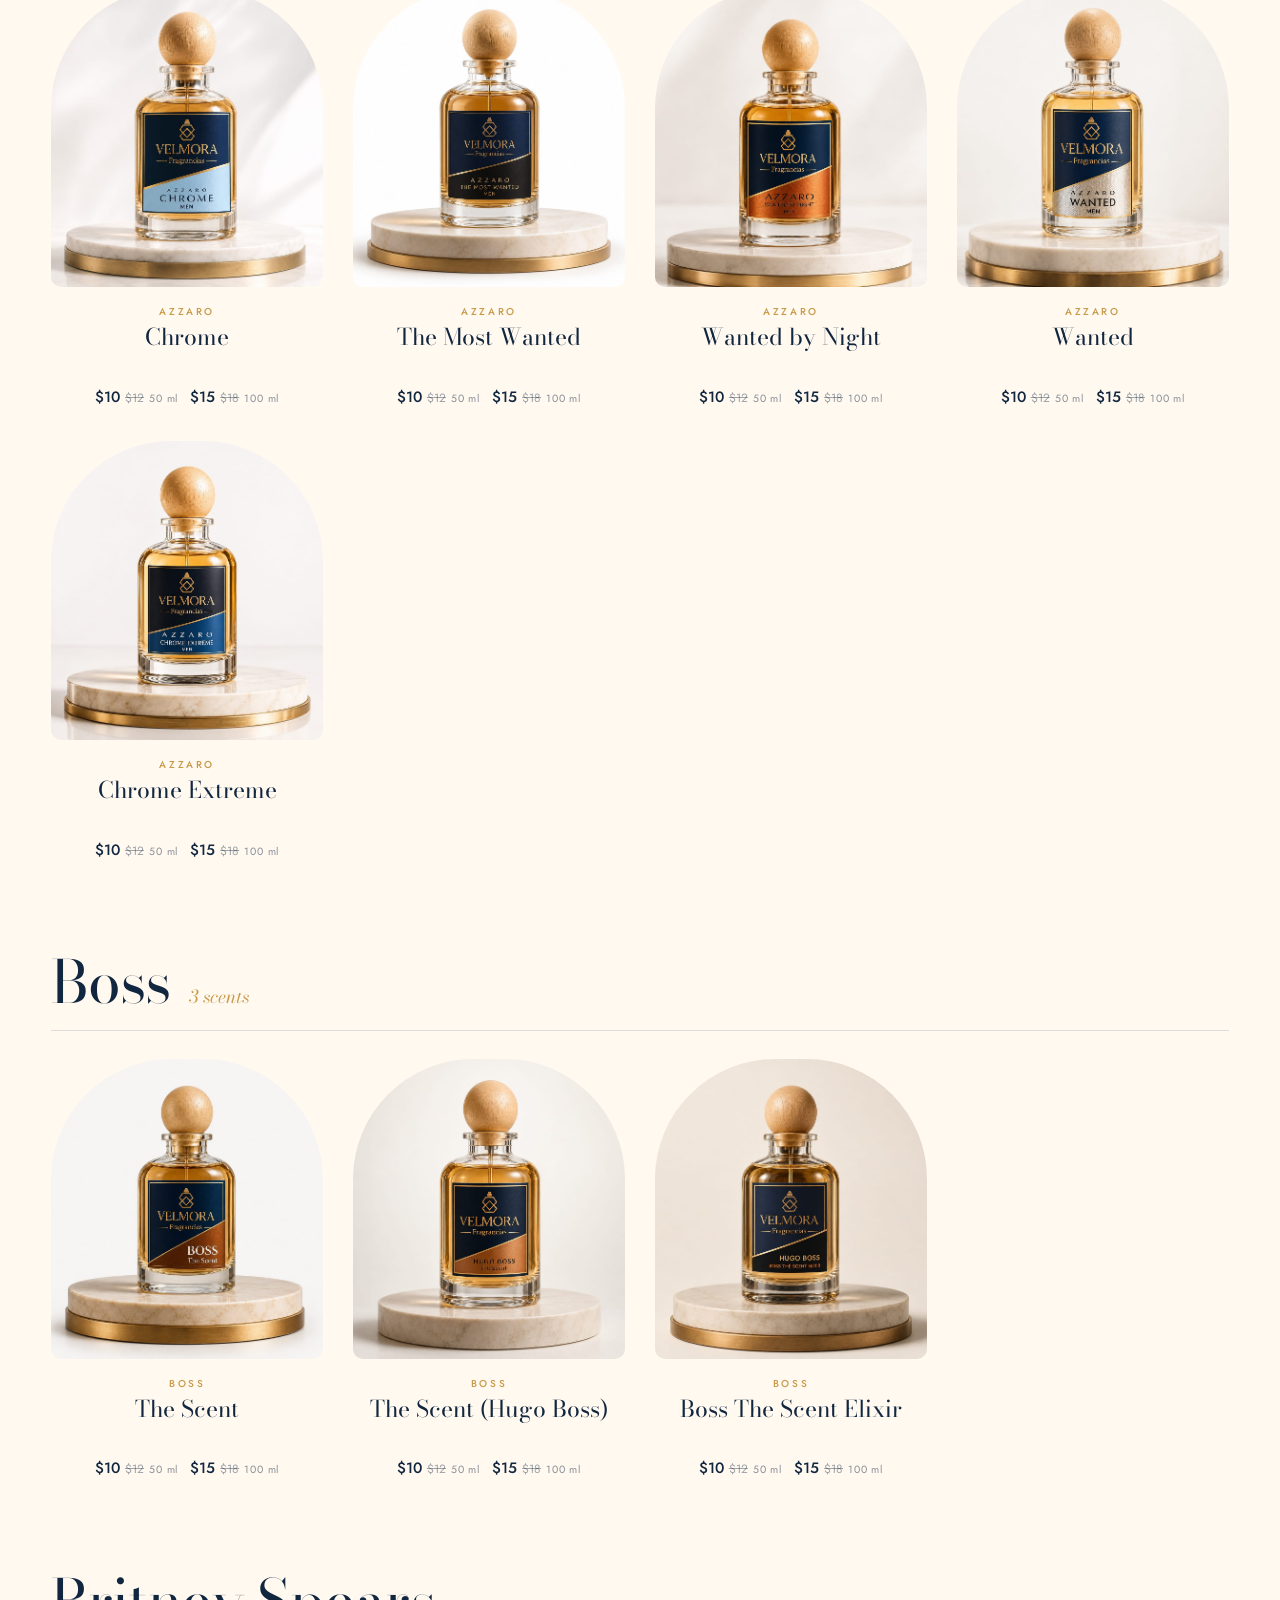
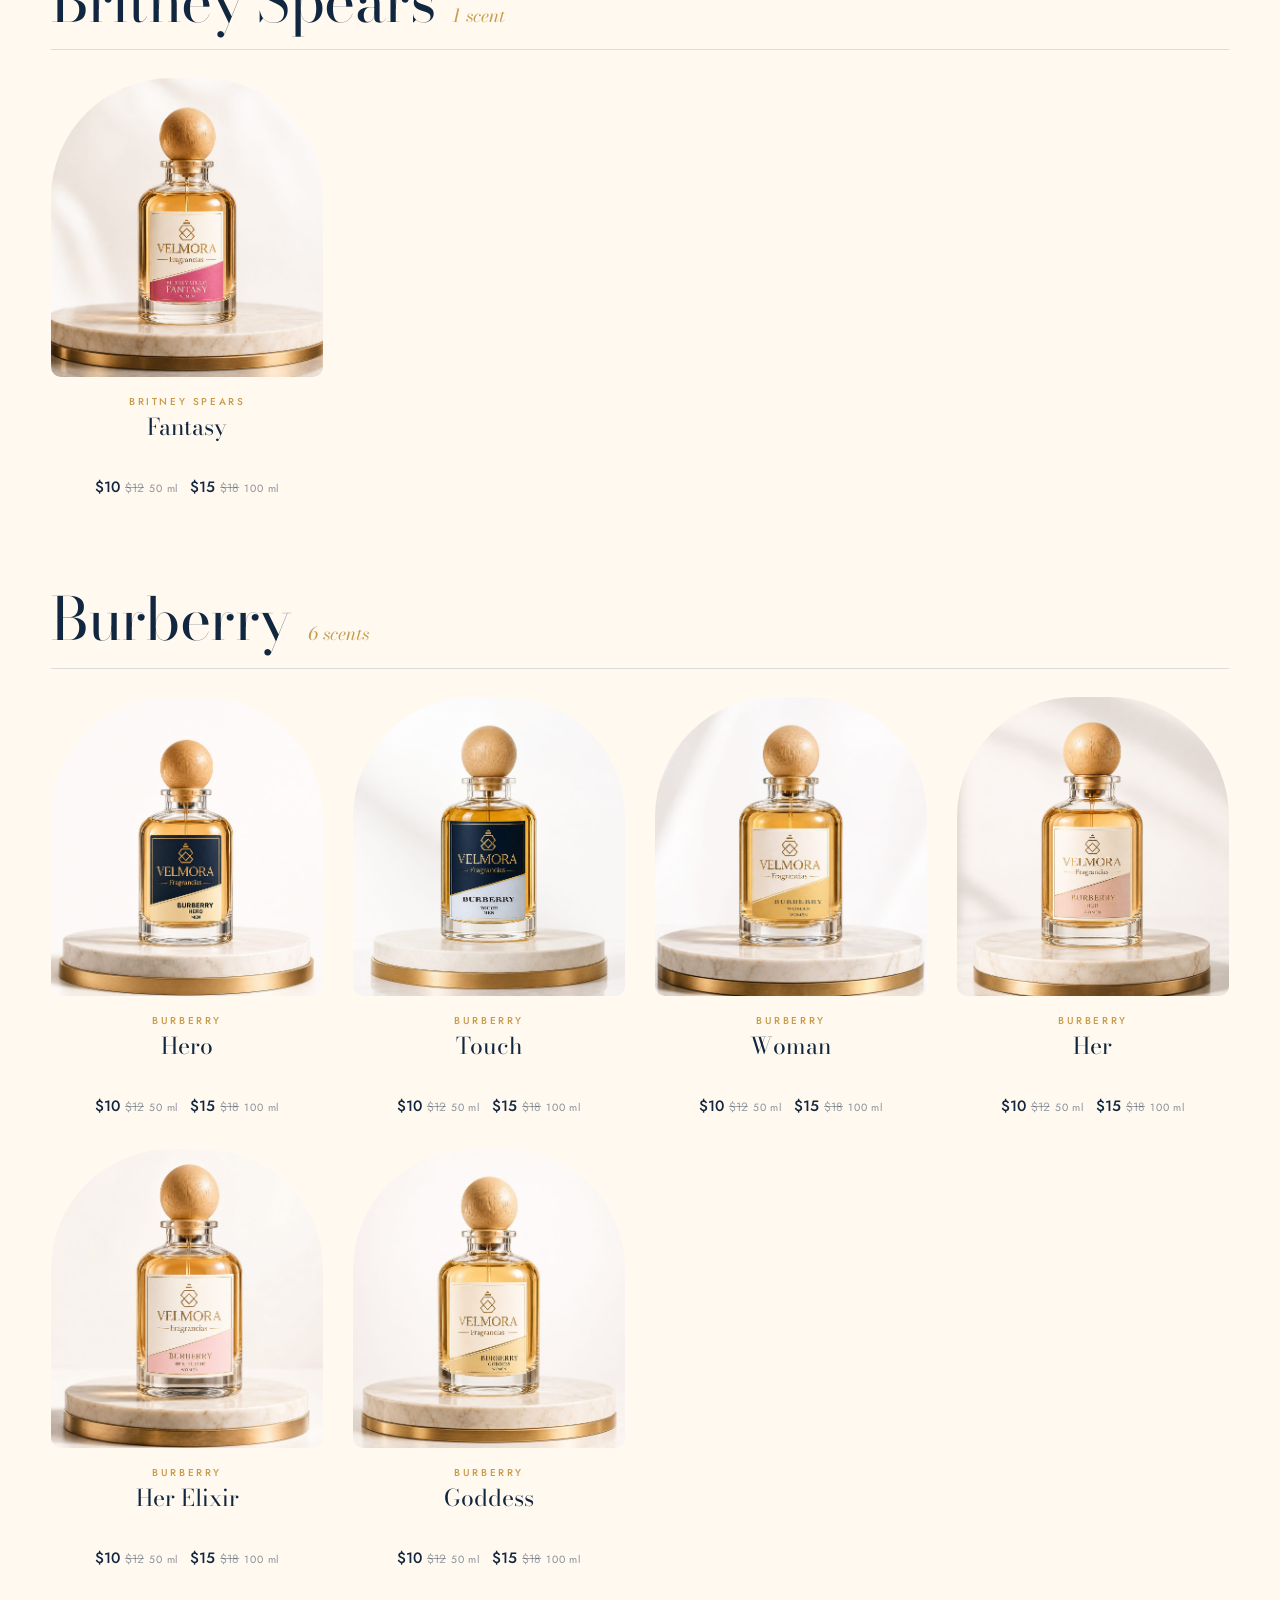
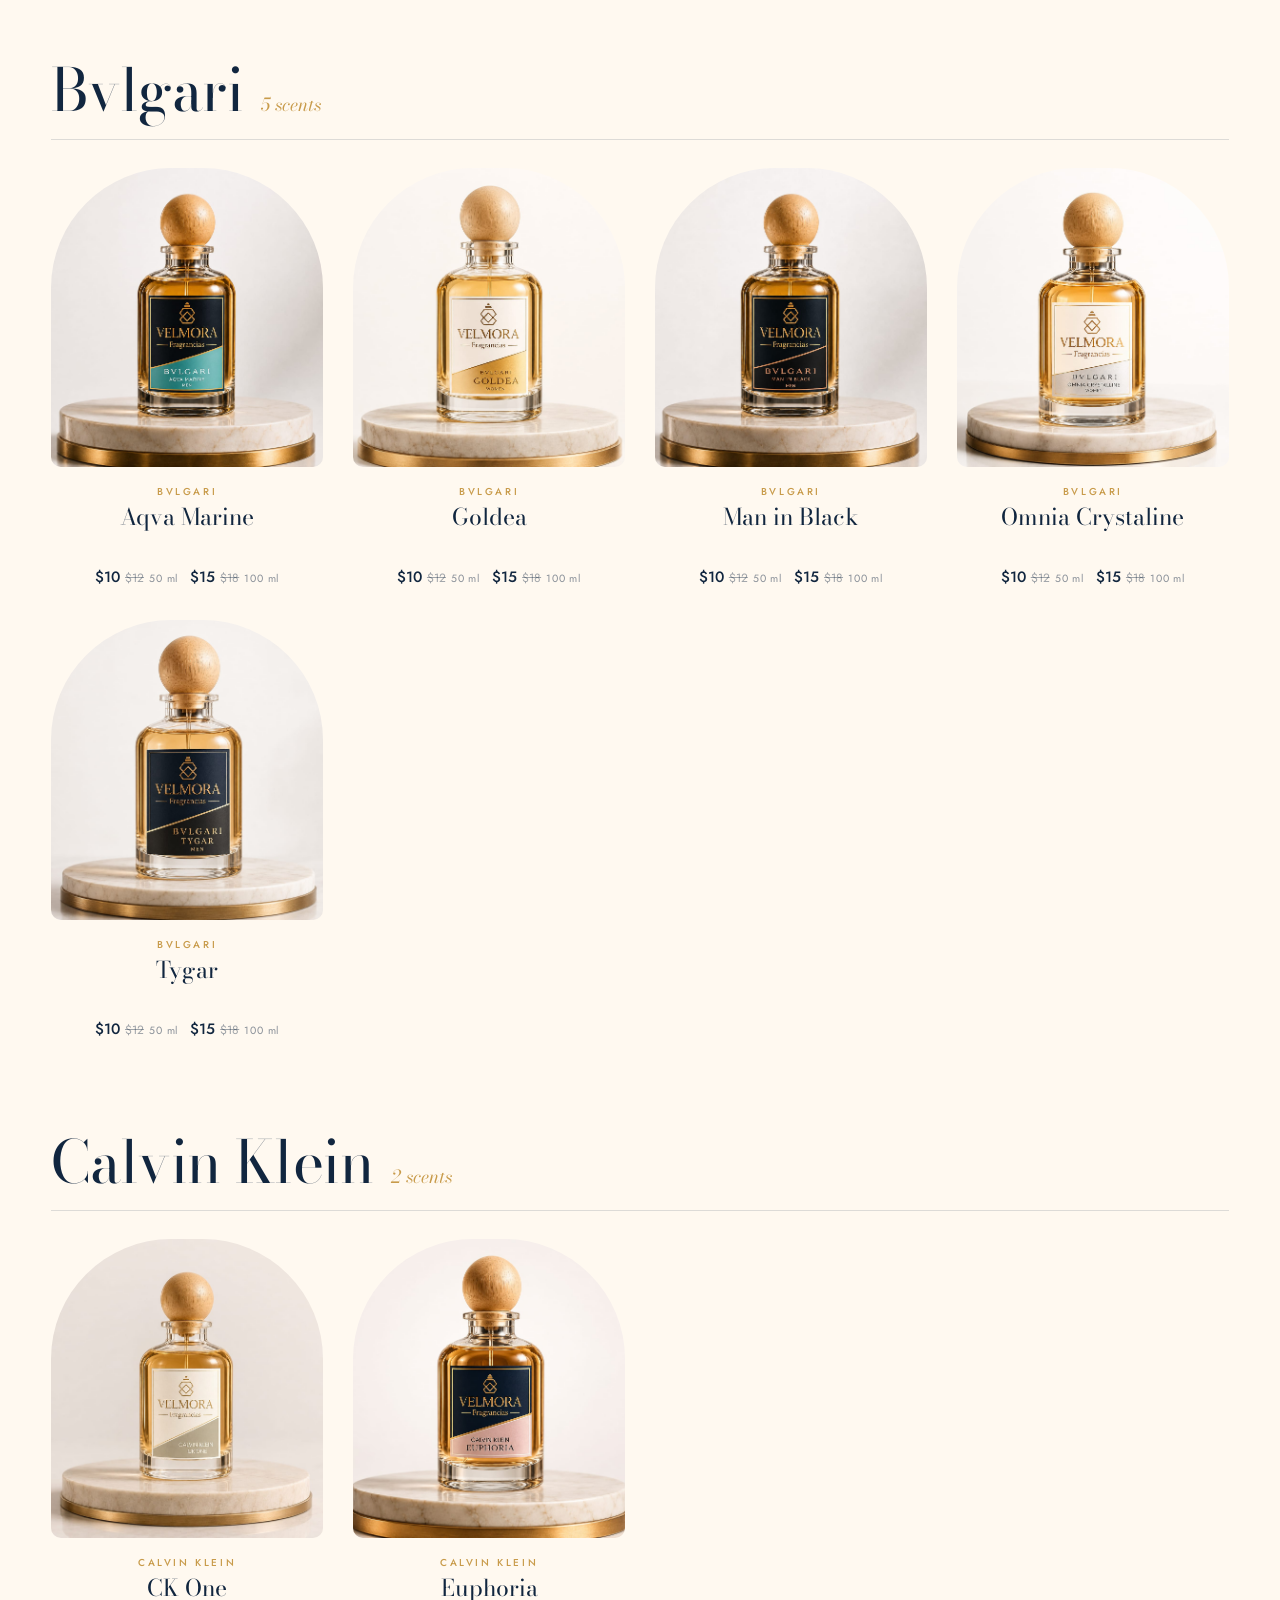
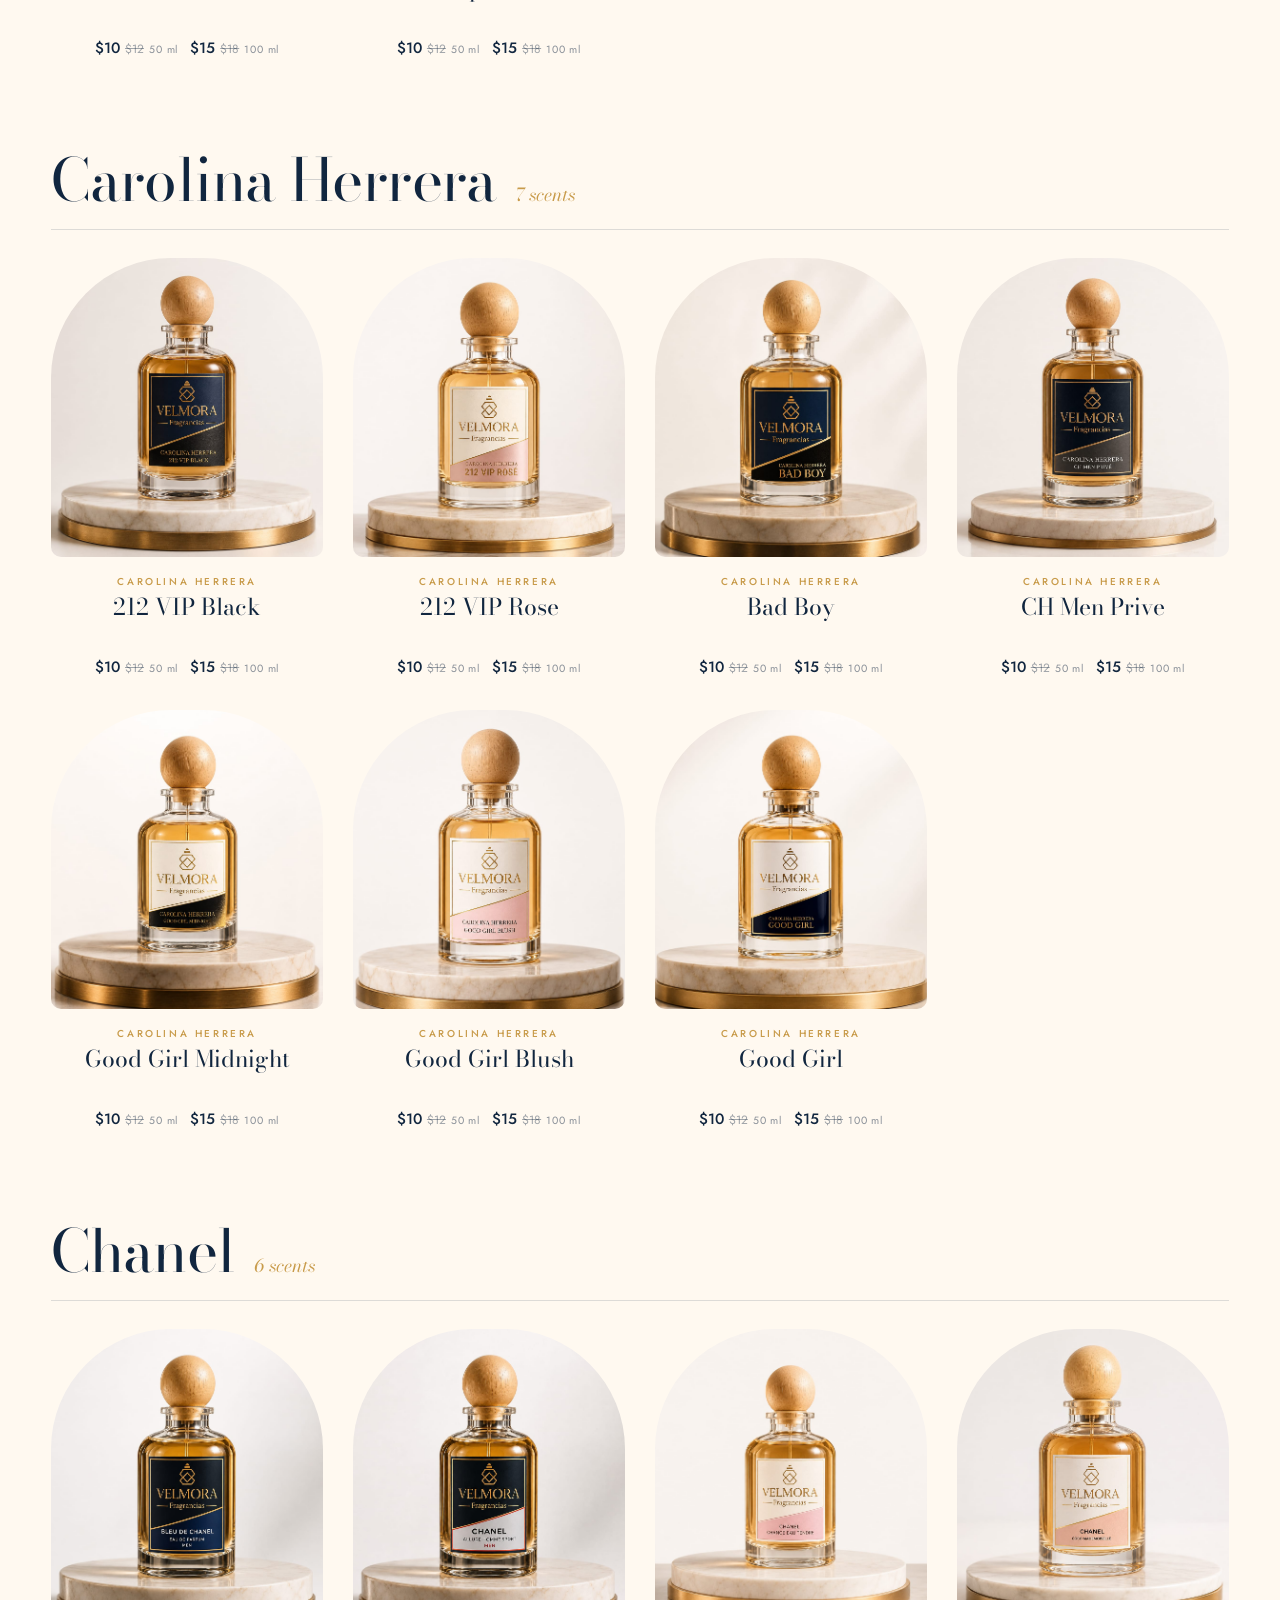
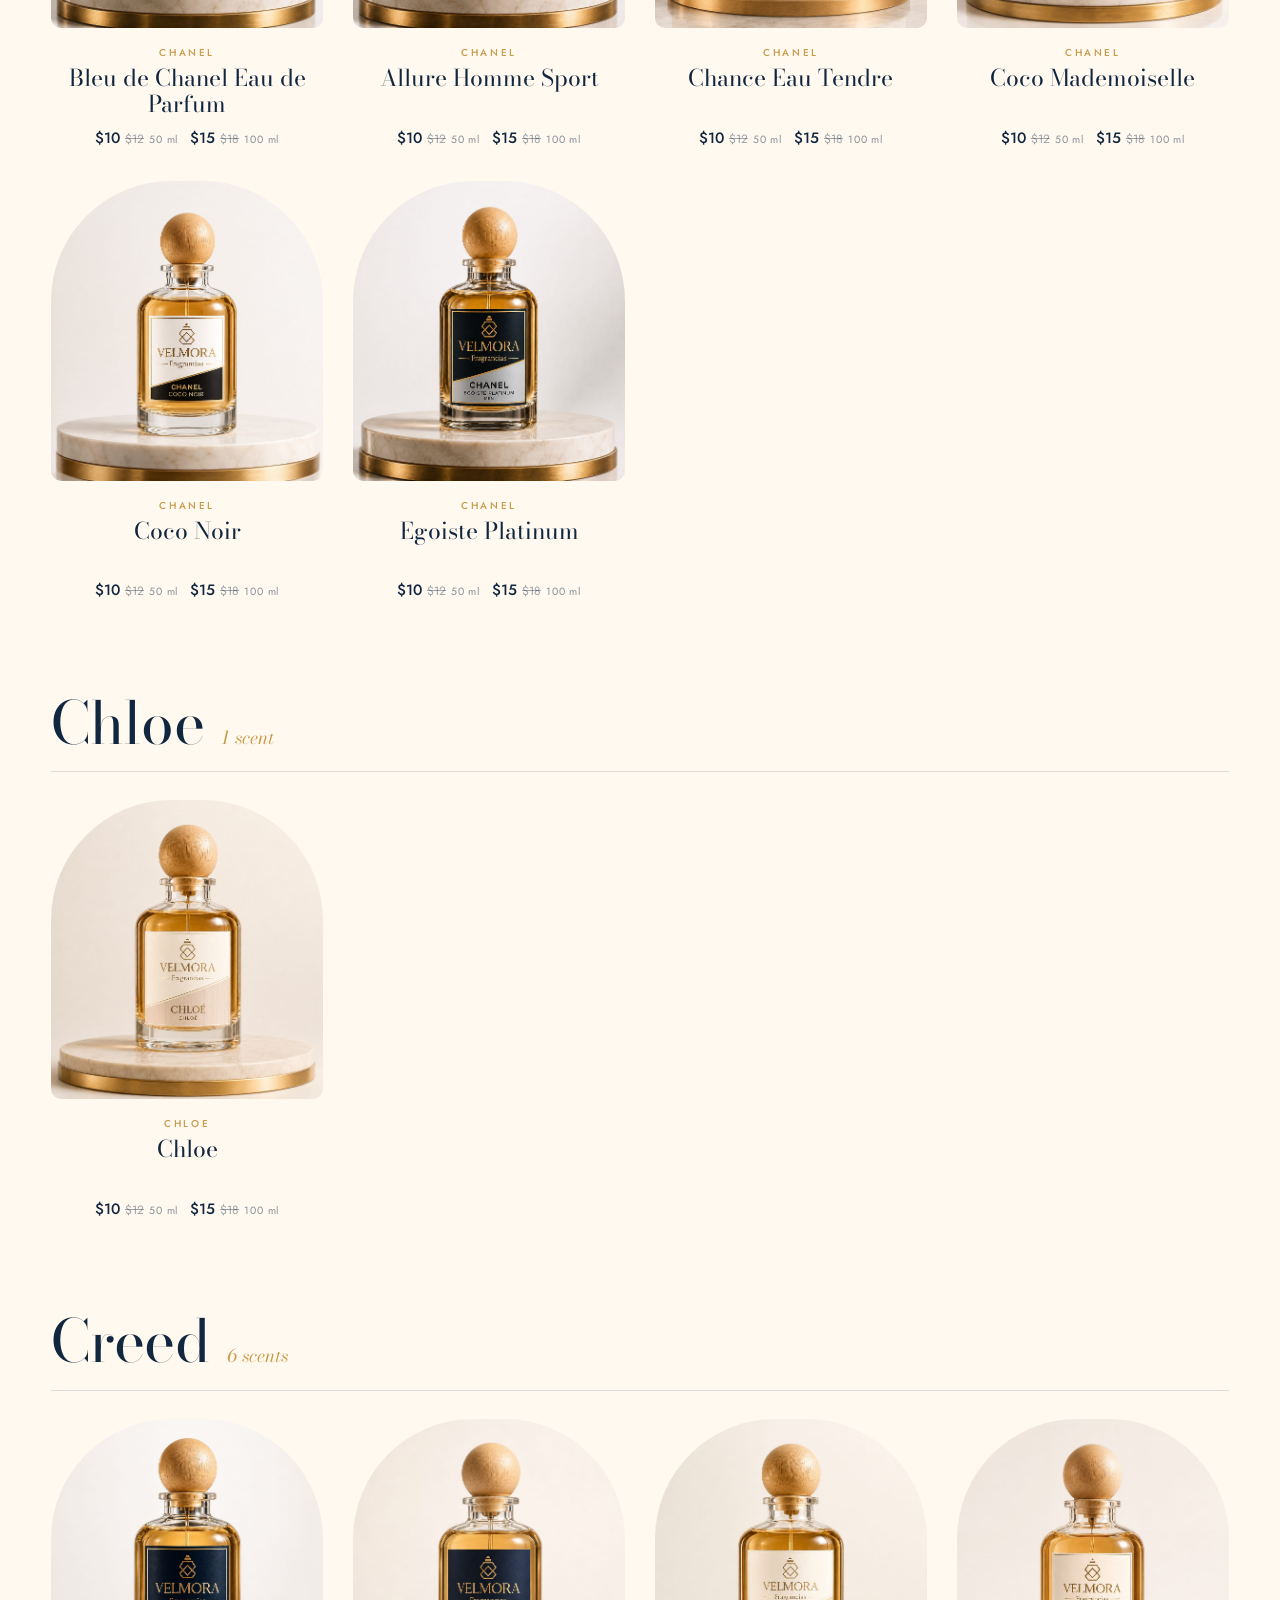
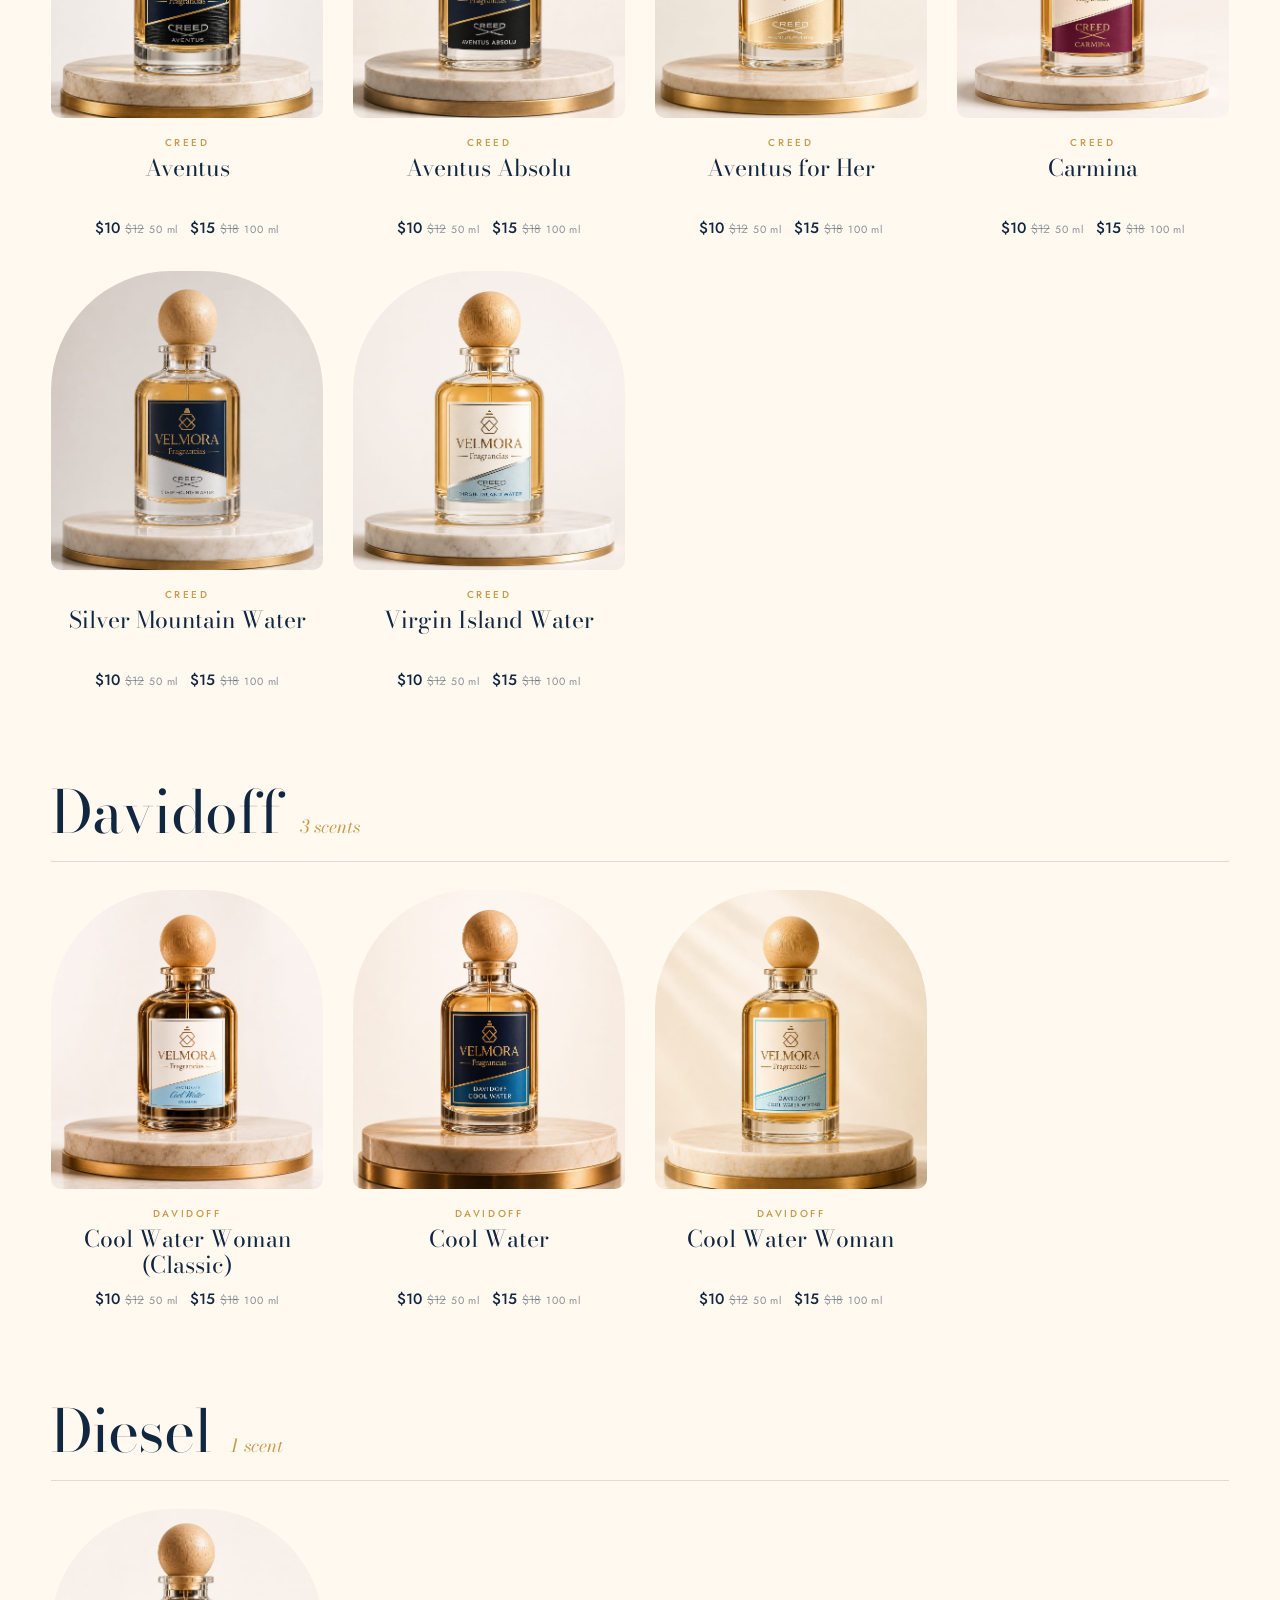
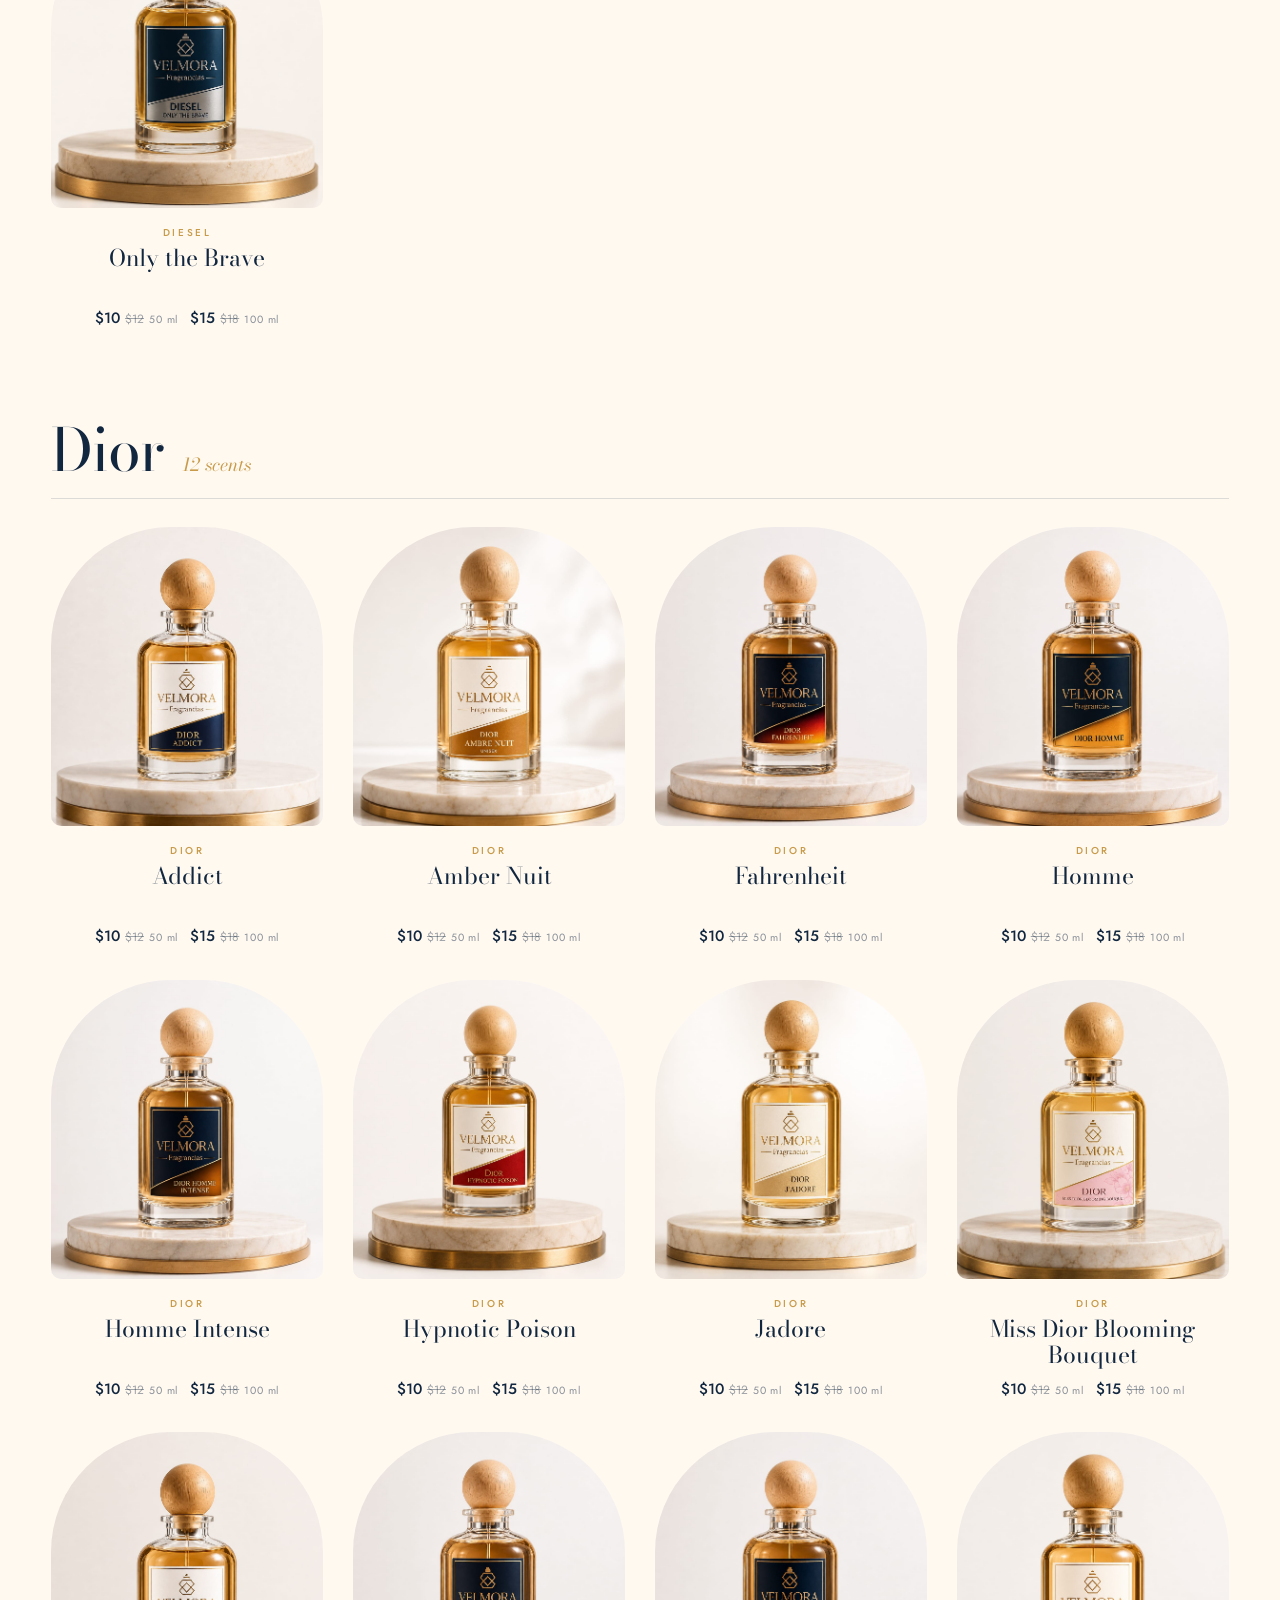
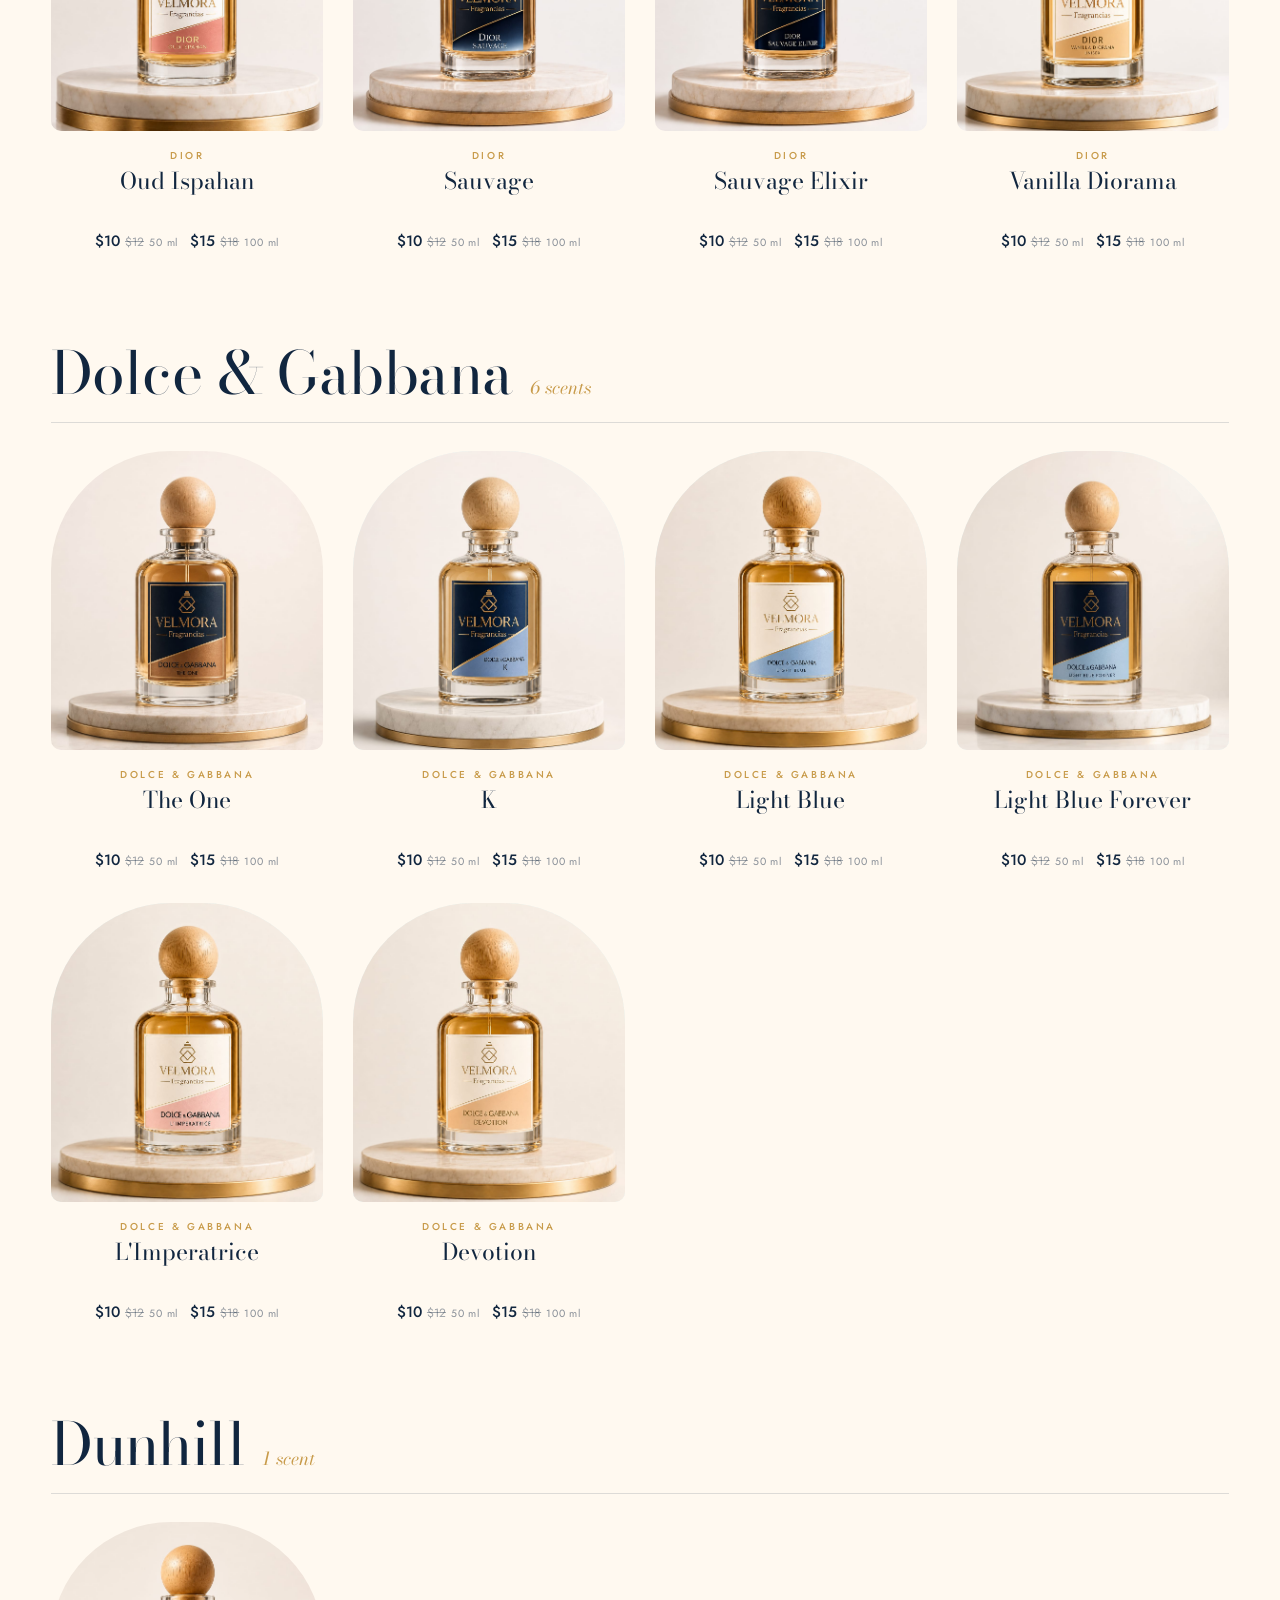
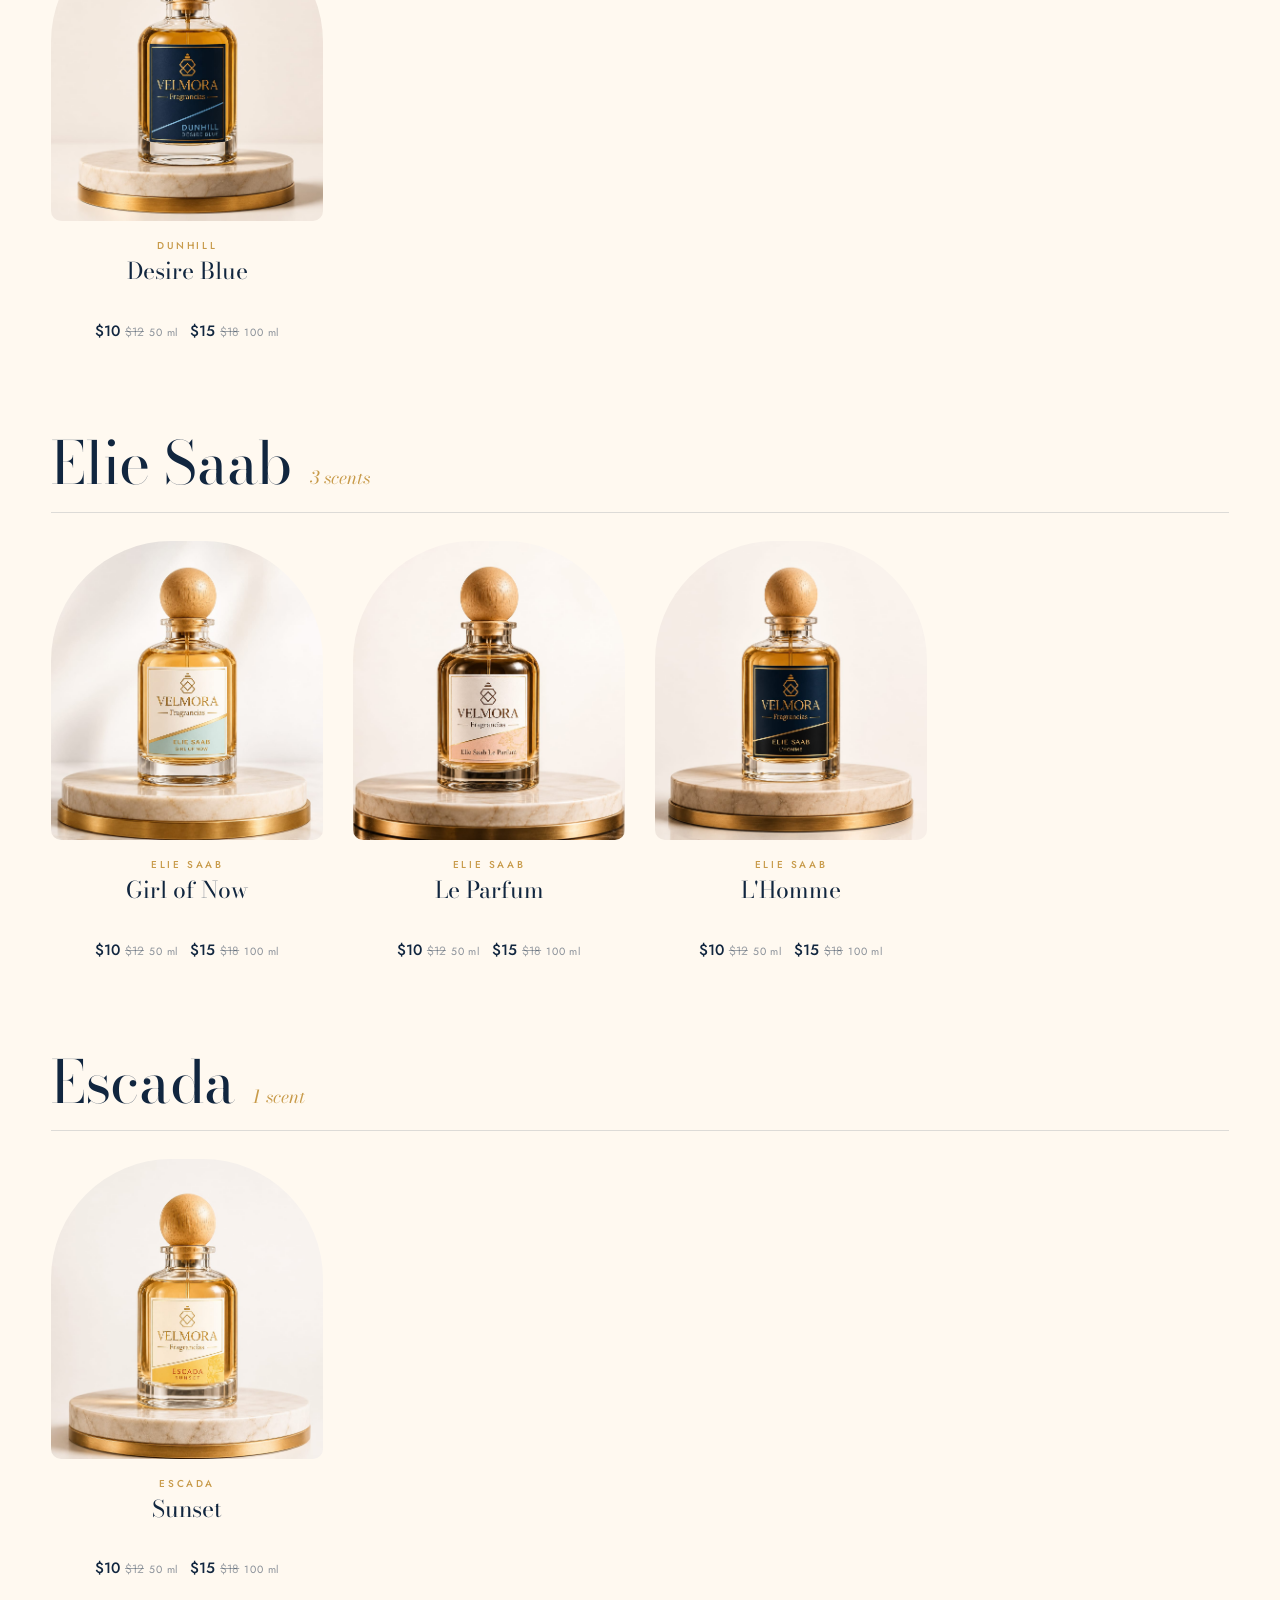
<file: velmora-frangnansiasi/collection.html>
<!DOCTYPE html>
<html lang="en">
<head>
<meta charset="UTF-8">
<meta name="viewport" content="width=device-width, initial-scale=1.0">
<title>Velmora Fragrancias | The Complete Collection</title>
<meta name="description" content="Browse the complete Velmora Fragrancias collection — 130 luxury-inspired perfume oils, by brand.">
<meta name="theme-color" content="#0A1828">
<meta property="og:title" content="Velmora Fragrancias | Luxury Inspired Scents">
<meta property="og:description" content="Choose the big-brand perfume that speaks to you. We recreate it with our own exclusive packaging and high-concentration oils.">
<meta property="og:image" content="https://velmora-fragrancias.netlify.app/assets/img/main.hrro.jpeg">
<meta property="og:type" content="website">
<link rel="icon" href="assets/img/logo.jpeg">
<link rel="preconnect" href="https://fonts.googleapis.com">
<link rel="preconnect" href="https://fonts.gstatic.com" crossorigin>
<link href="https://fonts.googleapis.com/css2?family=Bodoni+Moda:ital,opsz,wght@0,6..96,400;0,6..96,500;1,6..96,400;1,6..96,500&family=Jost:wght@300;400;500&display=swap" rel="stylesheet">
<link rel="stylesheet" href="https://cdnjs.cloudflare.com/ajax/libs/font-awesome/6.5.0/css/all.min.css">
<link rel="stylesheet" href="css/base.css">
<link rel="stylesheet" href="css/collection.css">
<script>document.documentElement.classList.add('js','no-preloader');</script>
</head>
<body>
<div class="cursor-dot" id="cursorDot"></div>
<div class="cursor-ring" id="cursorRing"></div>
<div class="grain" aria-hidden="true"></div>

<!-- ═════════ HEADER ═════════ -->
<header class="site-header" id="siteHeader" data-solid>
  <div class="bar">
    <nav class="bar-nav" aria-label="Primary">
      <a href="index.html#edition">Signature</a>
      <a href="index.html#story">Story</a>
      <a href="index.html#craft">Craft</a>
      <a href="index.html#voices">Voices</a>
    </nav>
    <a href="index.html" class="brand" aria-label="Velmora home">
      <img class="brand-mark" src="assets/img/logo.jpeg" alt="">
      <span class="brand-word">VELMORA</span>
    </a>
    <div class="bar-right">
      <a href="index.html" class="nav-text">Home</a>
      <a href="index.html#finder" class="btn btn--sm">Find my scent</a>
      <button class="menu-btn" id="menuBtn" aria-label="Open menu" aria-expanded="false"><span class="burger"><i></i><i></i></span><span>Menu</span></button>
    </div>
  </div>
</header>

<!-- ═════════ FULL-SCREEN MENU ═════════ -->
<div class="drawer" id="drawer" role="dialog" aria-modal="true" aria-label="Menu">
  <div class="drawer-top">
    <span class="brand"><img class="brand-mark" src="assets/img/logo.jpeg" alt=""><span class="brand-word">VELMORA</span></span>
    <button class="drawer-close" id="drawerClose"><span>Close</span><i class="fa-solid fa-xmark"></i></button>
  </div>
  <nav class="drawer-nav">
    <a href="index.html"><small>01</small><span>Home</span></a>
    <a href="index.html#edition"><small>02</small><span>Signature Edit</span></a>
    <a href="index.html#story"><small>03</small><span>Our Story</span></a>
    <a href="index.html#craft"><small>04</small><span>Craft &amp; Packaging</span></a>
    <a href="index.html#voices"><small>05</small><span>Reviews</span></a>
    <a href="collection.html"><small>06</small><span>Full Collection</span></a>
  </nav>
  <div class="drawer-foot">
    <div class="social">
      <a href="https://www.instagram.com/velmorafragrancias/?hl=en" target="_blank" rel="noopener" aria-label="Instagram"><i class="fa-brands fa-instagram"></i></a>
      <a href="https://www.facebook.com/profile.php?id=61591699116306" target="_blank" rel="noopener" aria-label="Facebook"><i class="fa-brands fa-facebook-f"></i></a>
      <a href="mailto:velmorafragrances6@gmail.com" aria-label="Email"><i class="fa-solid fa-envelope"></i></a>
      <a href="https://wa.me/96181772615" target="_blank" rel="noopener" aria-label="WhatsApp"><i class="fa-brands fa-whatsapp"></i></a>
    </div>
    <span>velmorafragrances6@gmail.com</span>
  </div>
</div>

<main>
<section class="c-hero">
  <div class="wrap">
    <p class="eyebrow">Full catalogue</p>
    <h1 class="h-display">The complete <em>collection.</em></h1>
    <p class="lead">Every scent, inspired by the houses you love — recreated in pure concentrated oil. Tap any fragrance to order.</p>
    <div class="search">
      <input type="search" id="search" placeholder="Search a brand or fragrance…" autocomplete="off" aria-label="Search fragrances">
      <i class="fa-solid fa-magnifying-glass"></i>
    </div>
    <p class="count" id="count"></p>
  </div>
</section>
<nav class="az" aria-label="Jump to letter"><div class="az-in" id="az"></div></nav>
<section class="c-main"><div class="wrap" id="results"></div></section>
</main>

<!-- ═════════ FOOTER ═════════ -->
<footer class="footer">
  <div class="footer-top">
    <div>
      <a href="index.html" class="brand"><img class="brand-mark" src="assets/img/logo.jpeg" alt=""><span class="brand-word">VELMORA</span></a>
      <p>Velmora Fragrancias crafts luxury-inspired concentrated oil perfumes — your favourite designer scents, reimagined in our signature packaging.</p>
      <div class="social" style="margin-top:24px">
        <a href="https://www.instagram.com/velmorafragrancias/?hl=en" target="_blank" rel="noopener" aria-label="Instagram"><i class="fa-brands fa-instagram"></i></a>
        <a href="https://www.facebook.com/profile.php?id=61591699116306" target="_blank" rel="noopener" aria-label="Facebook"><i class="fa-brands fa-facebook-f"></i></a>
        <a href="mailto:velmorafragrances6@gmail.com" aria-label="Email"><i class="fa-solid fa-envelope"></i></a>
        <a href="https://wa.me/96181772615" target="_blank" rel="noopener" aria-label="WhatsApp"><i class="fa-brands fa-whatsapp"></i></a>
      </div>
    </div>
    <div class="footer-cols">
      <div><h4>Explore</h4><ul><li><a href="index.html#edition">Signature edit</a></li><li><a href="collection.html">Full collection</a></li><li><a href="index.html#craft">Packaging</a></li><li><a href="index.html#story">Our story</a></li><li><a href="index.html#voices">Reviews</a></li></ul></div>
      <div><h4>Contact</h4><ul><li><a href="https://wa.me/96181772615" target="_blank" rel="noopener">WhatsApp</a></li><li><a href="mailto:velmorafragrances6@gmail.com">Email</a></li><li><a href="https://www.instagram.com/velmorafragrancias/?hl=en" target="_blank" rel="noopener">Instagram</a></li></ul></div>
    </div>
    <div>
      <h4>The private list</h4>
      <p>New scent drops and exclusive offers, straight to your inbox.</p>
      <form class="newsletter" id="newsletter"><input type="email" placeholder="Your email address" aria-label="Email address" required><button type="submit">Join</button></form>
    </div>
  </div>
  <div class="footer-word" aria-hidden="true">VELMORA</div>
  <div class="footer-bottom"><span>&copy; 2026 Velmora Fragrancias. All rights reserved.</span><span>Crafted in Lebanon</span></div>
</footer>

<script src="js/data.js"></script>
<script src="js/core.js"></script>
<script src="js/collection.js"></script>
</body>
</html>
</file>
<file: velmora-frangnansiasi/css/base.css>
/* ═══════════════════════════════════════════════════════════
   VELMORA — BASE
   Tokens · reset · type · buttons · header · drawer · modal
   · footer · preloader · cursor · utilities
   ═══════════════════════════════════════════════════════════ */

:root {
  /* brand */
  --ivory: #FFF9F0;
  --mist: #E8F7F5;
  --gold: #C89B4A;
  --gold-soft: #E3C58B;
  --turq: #159D9A;
  --navy: #11263F;
  --ink: #0A1828;
  --white: #fff;

  --line: rgba(17, 38, 63, .14);
  --line-light: rgba(255, 255, 255, .18);

  --display: 'Bodoni Moda', 'Didot', 'Times New Roman', serif;
  --sans: 'Jost', 'Inter', system-ui, sans-serif;

  --max: 1320px;
  --gutter: clamp(20px, 4vw, 56px);
  --ease: cubic-bezier(.22, 1, .36, 1);
  --ease-io: cubic-bezier(.76, 0, .24, 1);
}

*, *::before, *::after { box-sizing: border-box; margin: 0; padding: 0; }
html { scroll-behavior: smooth; -webkit-tap-highlight-color: transparent; }
body {
  font-family: var(--sans); font-weight: 400; font-size: 16px; line-height: 1.7;
  background: var(--ivory); color: var(--navy);
  -webkit-font-smoothing: antialiased; text-rendering: optimizeLegibility;
  overflow-x: hidden;
}
body.is-locked { overflow: hidden; }
a { color: inherit; text-decoration: none; }
button { font: inherit; color: inherit; background: none; border: 0; cursor: pointer; }
img { display: block; max-width: 100%; height: auto; }
ul { list-style: none; }
::selection { background: var(--gold); color: var(--ink); }
:focus-visible { outline: 2px solid var(--gold); outline-offset: 4px; }

.wrap { width: 100%; max-width: var(--max); margin: 0 auto; padding: 0 var(--gutter); }

/* ── type ── */
.eyebrow {
  display: inline-flex; align-items: center; gap: 14px;
  font-size: 11px; font-weight: 500; letter-spacing: .32em; text-transform: uppercase; color: var(--gold);
}
.eyebrow::before { content: ''; width: 36px; height: 1px; background: currentColor; }
.h-display {
  font-family: var(--display); font-weight: 400; letter-spacing: -.02em; line-height: .98;
  font-size: clamp(40px, 7.4vw, 108px);
}
.h-section { font-family: var(--display); font-weight: 400; letter-spacing: -.015em; line-height: 1.02; font-size: clamp(34px, 5.2vw, 76px); }
.h-display em, .h-section em, .serif-it { font-style: italic; color: var(--gold); }
.lead { font-size: clamp(16px, 1.4vw, 19px); line-height: 1.8; color: rgba(17, 38, 63, .72); font-weight: 300; }
.on-dark { color: #fff; }
.on-dark .lead { color: rgba(255, 255, 255, .72); }

/* ── buttons ── */
.btn {
  position: relative; display: inline-flex; align-items: center; justify-content: center; gap: 12px;
  padding: 18px 34px; border-radius: 999px; overflow: hidden; isolation: isolate;
  font-size: 12px; font-weight: 500; letter-spacing: .22em; text-transform: uppercase; white-space: nowrap;
  border: 1px solid currentColor; transition: color .5s var(--ease), border-color .5s;
}
.btn::before {
  content: ''; position: absolute; inset: 0; z-index: -1; background: var(--fill, var(--gold));
  transform: translateY(101%); border-radius: 50% 50% 0 0 / 100% 100% 0 0; transition: transform .6s var(--ease), border-radius .6s var(--ease);
}
.btn:hover::before { transform: translateY(0); border-radius: 0; }
.btn i { font-size: 11px; transition: transform .4s var(--ease); }
.btn:hover i { transform: translateX(4px); }
.btn--gold { background: var(--gold); border-color: var(--gold); color: var(--ink); --fill: var(--ivory); }
.btn--gold:hover { color: var(--ink); }
.btn--light { color: #fff; --fill: #fff; }
.btn--light:hover { color: var(--ink); }
.btn--dark { color: var(--navy); --fill: var(--navy); }
.btn--dark:hover { color: #fff; }
.btn--sm { padding: 12px 22px; font-size: 11px; }
.link-arrow { display: inline-flex; align-items: center; gap: 12px; font-size: 12px; letter-spacing: .22em; text-transform: uppercase; font-weight: 500; padding-bottom: 6px; background: linear-gradient(currentColor, currentColor) 0 100%/100% 1px no-repeat; transition: background-size .5s var(--ease), gap .4s var(--ease); }
.link-arrow:hover { gap: 18px; background-size: 40% 1px; }

/* ═════════ PRELOADER ═════════ */
.preloader {
  position: fixed; inset: 0; z-index: 9999; background: var(--ink); color: #fff;
  display: flex; flex-direction: column; align-items: center; justify-content: center; gap: 22px;
  transition: transform 1s var(--ease-io) .1s;
}
.preloader.is-done { transform: translateY(-100%); pointer-events: none; }
.preloader-logo { width: 74px; height: 74px; border-radius: 50%; object-fit: cover; opacity: 0; animation: pl-in .9s var(--ease) .1s forwards; }
.preloader-word { font-family: var(--display); font-size: clamp(30px, 6vw, 54px); letter-spacing: .5em; padding-left: .5em; opacity: 0; animation: pl-in .9s var(--ease) .3s forwards; }
.preloader-bar { width: 140px; height: 1px; background: rgba(255, 255, 255, .15); overflow: hidden; }
.preloader-bar span { display: block; height: 100%; width: 100%; background: var(--gold); transform: translateX(-100%); animation: pl-bar 1.2s var(--ease-io) .2s forwards; }
@keyframes pl-in { from { opacity: 0; transform: translateY(14px); } to { opacity: 1; transform: none; } }
@keyframes pl-bar { to { transform: none; } }
.no-preloader .preloader { display: none; }

/* ═════════ HEADER ═════════ */
.site-header {
  --fg: #fff; position: fixed; top: 0; left: 0; right: 0; z-index: 1000;
  color: var(--fg); transition: transform .6s var(--ease), background .5s, color .5s, box-shadow .5s;
}
.site-header.is-solid { --fg: var(--navy); background: rgba(255, 249, 240, .9); backdrop-filter: blur(20px) saturate(1.4); -webkit-backdrop-filter: blur(20px) saturate(1.4); box-shadow: 0 1px 0 var(--line); }
.site-header.is-hidden { transform: translateY(-100%); }
.announce { background: var(--ink); color: rgba(255, 255, 255, .8); font-size: 10.5px; letter-spacing: .26em; text-transform: uppercase; padding: 8px 0; overflow: hidden; white-space: nowrap; }
.announce-track { display: inline-flex; animation: slide 45s linear infinite; }
.announce-track span { padding-right: 70px; }
.announce-track b { color: var(--gold); font-weight: 400; padding: 0 12px; }
@keyframes slide { to { transform: translateX(-50%); } }
.bar { display: grid; grid-template-columns: 1fr auto 1fr; align-items: center; padding: 16px var(--gutter); gap: 20px; }
.bar-nav { display: none; gap: 34px; }
.bar-nav a, .bar-right .nav-text { font-size: 11.5px; letter-spacing: .24em; text-transform: uppercase; font-weight: 500; position: relative; padding: 6px 0; }
.bar-nav a::after, .bar-right .nav-text::after { content: ''; position: absolute; left: 0; right: 0; bottom: 0; height: 1px; background: var(--gold); transform: scaleX(0); transform-origin: right; transition: transform .5s var(--ease); }
.bar-nav a:hover::after, .bar-right .nav-text:hover::after, .bar-nav a.is-active::after { transform: scaleX(1); transform-origin: left; }
.brand { display: flex; align-items: center; gap: 12px; justify-self: start; }
.brand-mark { width: 40px; height: 40px; border-radius: 50%; object-fit: cover; }
.brand-word { font-family: var(--display); font-size: 21px; letter-spacing: .38em; padding-left: .1em; }
.bar-right { display: flex; align-items: center; justify-content: flex-end; gap: 22px; }
.bar-right .btn { color: var(--fg); }
.menu-btn { display: inline-flex; align-items: center; gap: 12px; font-size: 11.5px; letter-spacing: .24em; text-transform: uppercase; font-weight: 500; }
.menu-btn .burger { width: 26px; display: grid; gap: 6px; }
.menu-btn .burger i { display: block; height: 1px; background: currentColor; transition: transform .4s var(--ease); }
.menu-btn .burger i:last-child { width: 62%; justify-self: end; }
.menu-btn:hover .burger i:last-child { width: 100%; }

/* ═════════ DRAWER (full-screen menu) ═════════ */
.drawer { position: fixed; inset: 0; z-index: 2000; background: var(--ink); color: #fff; display: flex; flex-direction: column; padding: 22px var(--gutter) 34px; clip-path: inset(0 0 100% 0); visibility: hidden; transition: clip-path .9s var(--ease-io), visibility 0s .9s; }
.drawer.is-open { clip-path: inset(0 0 0 0); visibility: visible; transition: clip-path .9s var(--ease-io), visibility 0s; }
.drawer-top { display: flex; justify-content: space-between; align-items: center; }
.drawer-close { display: inline-flex; align-items: center; gap: 12px; font-size: 11.5px; letter-spacing: .24em; text-transform: uppercase; }
.drawer-close i { width: 42px; height: 42px; border: 1px solid var(--line-light); border-radius: 50%; display: flex; align-items: center; justify-content: center; }
.drawer-nav { margin: auto 0; display: grid; gap: 4px; }
.drawer-nav a { display: flex; align-items: baseline; gap: 18px; overflow: hidden; font-family: var(--display); font-size: clamp(38px, 11vw, 84px); line-height: 1.15; letter-spacing: -.01em; }
.drawer-nav a small { font-family: var(--sans); font-size: 11px; letter-spacing: .2em; color: var(--gold); }
.drawer-nav a span { display: inline-block; transform: translateY(110%); transition: transform .9s var(--ease); }
.drawer.is-open .drawer-nav a span { transform: none; }
.drawer.is-open .drawer-nav a:nth-child(1) span { transition-delay: .35s; }
.drawer.is-open .drawer-nav a:nth-child(2) span { transition-delay: .42s; }
.drawer.is-open .drawer-nav a:nth-child(3) span { transition-delay: .49s; }
.drawer.is-open .drawer-nav a:nth-child(4) span { transition-delay: .56s; }
.drawer.is-open .drawer-nav a:nth-child(5) span { transition-delay: .63s; }
.drawer.is-open .drawer-nav a:nth-child(6) span { transition-delay: .7s; }
.drawer-nav a:hover { color: var(--gold); }
.drawer-foot { display: flex; flex-wrap: wrap; gap: 18px 34px; align-items: center; justify-content: space-between; color: rgba(255, 255, 255, .6); font-size: 13px; }
.social { display: flex; gap: 10px; }
.social a { width: 44px; height: 44px; border: 1px solid var(--line-light); border-radius: 50%; display: flex; align-items: center; justify-content: center; font-size: 15px; transition: background .4s, color .4s, border-color .4s; }
.social a:hover { background: var(--gold); border-color: var(--gold); color: var(--ink); }

/* ═════════ REVEALS ═════════ */
.js .reveal { opacity: 0; transform: translateY(40px); transition: opacity 1.1s var(--ease), transform 1.1s var(--ease); transition-delay: var(--d, 0s); }
.js .reveal.in { opacity: 1; transform: none; }
.js .mask { display: block; overflow: hidden; padding-bottom: .22em; margin-bottom: -.22em; }
.js .mask > span { display: block; transform: translateY(105%); transition: transform 1.2s var(--ease); transition-delay: var(--d, 0s); }
.js .in .mask > span, .js .mask.in > span { transform: none; }
.js .img-reveal { clip-path: inset(0 0 100% 0); transition: clip-path 1.4s var(--ease-io); }
.js .img-reveal.in { clip-path: inset(0); }

/* ═════════ CURSOR ═════════ */
.cursor-dot, .cursor-ring { display: none; }
@media (hover: hover) and (pointer: fine) {
  .has-cursor, .has-cursor a, .has-cursor button { cursor: none; }
  .cursor-dot, .cursor-ring { display: block; position: fixed; top: 0; left: 0; z-index: 9990; pointer-events: none; border-radius: 50%; }
  .cursor-dot, .cursor-ring { opacity: 0; transition-property: opacity, width, height, margin, background, border-color; }
  .cursor-dot { width: 6px; height: 6px; margin: -3px 0 0 -3px; background: var(--gold); }
  .cursor-ring { width: 40px; height: 40px; margin: -20px 0 0 -20px; border: 1px solid rgba(200, 155, 74, .7); display: flex; align-items: center; justify-content: center; font-size: 10px; letter-spacing: .2em; text-transform: uppercase; color: var(--ink); transition: width .4s var(--ease), height .4s var(--ease), margin .4s var(--ease), background .3s, border-color .3s; mix-blend-mode: normal; }
  .cursor-ring.is-link { width: 64px; height: 64px; margin: -32px 0 0 -32px; background: rgba(200, 155, 74, .14); }
  .cursor-ring.is-label { width: 92px; height: 92px; margin: -46px 0 0 -46px; background: var(--gold); border-color: var(--gold); }
}

/* ═════════ FOOTER ═════════ */
.footer { position: relative; background: var(--ink); color: rgba(255, 255, 255, .75); overflow: hidden; }
.footer-top { display: grid; gap: 50px; padding: 90px var(--gutter) 60px; max-width: var(--max); margin: 0 auto; }
.footer h4 { font-family: var(--display); font-weight: 400; font-size: 22px; color: #fff; margin-bottom: 20px; }
.footer .brand { margin-bottom: 22px; color: #fff; }
.footer p { font-size: 14.5px; color: rgba(255, 255, 255, .55); max-width: 340px; font-weight: 300; }
.footer li { margin-bottom: 11px; }
.footer li a { font-size: 14px; color: rgba(255, 255, 255, .6); transition: color .3s, padding-left .4s var(--ease); }
.footer li a:hover { color: var(--gold); padding-left: 6px; }
.footer-cols { display: grid; grid-template-columns: 1fr 1fr; gap: 30px; }
.newsletter { display: flex; border-bottom: 1px solid var(--line-light); margin-top: 18px; }
.newsletter input { flex: 1; min-width: 0; background: none; border: 0; outline: 0; color: #fff; font: inherit; font-size: 15px; padding: 14px 0; }
.newsletter input::placeholder { color: rgba(255, 255, 255, .35); }
.newsletter button { color: var(--gold); font-size: 12px; letter-spacing: .22em; text-transform: uppercase; }
.footer-word { font-family: var(--display); text-align: center; line-height: .78; letter-spacing: -.02em; font-size: clamp(60px, 18.6vw, 300px); color: transparent; -webkit-text-stroke: 1px rgba(200, 155, 74, .45); user-select: none; padding-bottom: .04em; }
.footer-bottom { display: flex; flex-wrap: wrap; justify-content: space-between; gap: 10px; padding: 24px var(--gutter); border-top: 1px solid var(--line-light); font-size: 12px; letter-spacing: .08em; color: rgba(255, 255, 255, .4); max-width: var(--max); margin: 0 auto; }

/* ═════════ ORDER MODAL ═════════ */
.modal { position: fixed; inset: 0; z-index: 3000; background: rgba(10, 24, 40, .7); backdrop-filter: blur(10px); -webkit-backdrop-filter: blur(10px); display: flex; align-items: flex-end; justify-content: center; opacity: 0; visibility: hidden; transition: opacity .4s, visibility .4s; }
.modal.is-open { opacity: 1; visibility: visible; }
.modal-box { position: relative; width: 100%; max-width: 520px; max-height: 94vh; overflow-y: auto; background: var(--ivory); padding: 40px 28px 34px; border-radius: 28px 28px 0 0; transform: translateY(100%); transition: transform .7s var(--ease); }
.modal.is-open .modal-box { transform: none; }
.modal-x { position: absolute; top: 16px; right: 16px; width: 42px; height: 42px; border: 1px solid var(--line); border-radius: 50%; display: flex; align-items: center; justify-content: center; transition: background .3s, color .3s; }
.modal-x:hover { background: var(--navy); color: #fff; }
.modal h2 { font-family: var(--display); font-weight: 400; font-size: 34px; line-height: 1.05; margin-bottom: 22px; }
.m-product { display: flex; align-items: center; gap: 16px; padding: 12px; background: #fff; border: 1px solid var(--line); border-radius: 16px; margin-bottom: 22px; }
.m-product img { width: 64px; height: 64px; object-fit: cover; border-radius: 10px; background: var(--mist); }
.m-product small { display: block; font-size: 10px; letter-spacing: .24em; text-transform: uppercase; color: var(--gold); font-weight: 500; }
.m-product b { display: block; font-family: var(--display); font-weight: 400; font-size: 21px; line-height: 1.15; }
.field { margin-bottom: 14px; }
.field label { display: block; font-size: 10.5px; letter-spacing: .22em; text-transform: uppercase; font-weight: 500; color: rgba(17, 38, 63, .6); margin-bottom: 6px; }
.field input, .field select { width: 100%; padding: 15px 16px; border: 1px solid var(--line); border-radius: 12px; font: inherit; font-size: 15px; background: #fff; color: var(--navy); transition: border-color .3s, box-shadow .3s; }
.field input:focus, .field select:focus { outline: 0; border-color: var(--gold); box-shadow: 0 0 0 4px rgba(200, 155, 74, .18); }
.loc-btn { width: 100%; margin-top: 8px; padding: 12px; border: 1px solid var(--turq); color: var(--turq); border-radius: 12px; font-size: 12px; letter-spacing: .1em; font-weight: 500; display: flex; align-items: center; justify-content: center; gap: 10px; transition: background .3s, color .3s; }
.loc-btn:hover { background: var(--turq); color: #fff; }
.modal .btn { width: 100%; margin-top: 8px; }

/* toast + whatsapp */
.toast { position: fixed; left: 50%; bottom: 96px; z-index: 4000; transform: translate(-50%, 20px); opacity: 0; pointer-events: none; padding: 14px 26px; border-radius: 999px; background: var(--ink); color: #fff; font-size: 14px; box-shadow: 0 16px 40px rgba(0, 0, 0, .25); transition: all .5s var(--ease); white-space: nowrap; max-width: 92vw; overflow: hidden; text-overflow: ellipsis; }
.toast.is-on { opacity: 1; transform: translate(-50%, 0); }
.wa { position: fixed; right: 20px; bottom: 22px; z-index: 900; width: 58px; height: 58px; border-radius: 50%; background: #25D366; color: #fff; display: flex; align-items: center; justify-content: center; font-size: 28px; box-shadow: 0 12px 32px rgba(37, 211, 102, .45); transition: transform .4s var(--ease); }
.wa:hover { transform: scale(1.1) rotate(-6deg); }
.wa::after { content: ''; position: absolute; inset: 0; border-radius: 50%; border: 1px solid #25D366; animation: ping 2.6s ease-out infinite; }
@keyframes ping { from { transform: scale(1); opacity: .8; } to { transform: scale(1.7); opacity: 0; } }

/* grain */
.grain { position: fixed; inset: -50%; z-index: 9980; pointer-events: none; opacity: .045; background-image: url("data:image/svg+xml;utf8,<svg xmlns='http://www.w3.org/2000/svg' width='200' height='200'><filter id='n'><feTurbulence type='fractalNoise' baseFrequency='.9' numOctaves='2' stitchTiles='stitch'/></filter><rect width='100%' height='100%' filter='url(%23n)'/></svg>"); }

/* ═════════ DESKTOP ═════════ */
@media (min-width: 900px) {
  .bar { padding: 22px var(--gutter); }
  .bar-nav { display: flex; }
  .bar .brand { justify-self: center; grid-column: 2; }
  .bar-nav { grid-column: 1; grid-row: 1; }
  .bar-right { grid-column: 3; }
  .footer-top { grid-template-columns: 1.4fr 1.2fr 1.2fr; }
  .modal { align-items: center; }
  .modal-box { border-radius: 28px; padding: 46px 40px 38px; transform: translateY(40px) scale(.98); }
  .modal.is-open .modal-box { transform: none; }
}
@media (max-width: 899px) {
  .bar { grid-template-columns: 1fr auto; }
  .bar-right .nav-text, .bar-right .btn { display: none; }
}

@media (prefers-reduced-motion: reduce) {
  *, *::before, *::after { animation-duration: .01ms !important; animation-iteration-count: 1 !important; transition-duration: .01ms !important; scroll-behavior: auto !important; }
  .js .reveal, .js .mask > span, .js .img-reveal { opacity: 1; transform: none; clip-path: none; }
  .preloader { display: none; }
}
</file>
<file: velmora-frangnansiasi/css/home.css>
/* ═══════════════════════════════════════════════════════════
   VELMORA — HOME
   ═══════════════════════════════════════════════════════════ */

section { position: relative; }
.pad { padding: clamp(84px, 11vw, 170px) 0; }

/* ═════════ HERO ═════════ */
.hero { height: 100vh; height: 100svh; min-height: 640px; display: flex; align-items: flex-end; color: #fff; overflow: hidden; background: var(--ink); }
.hero-media { position: absolute; inset: -6% 0; will-change: transform; }
.hero-media img { width: 100%; height: 100%; object-fit: cover; object-position: 50% 40%; transform: scale(1.12); transition: transform 2.6s var(--ease); }
.is-ready .hero-media img { transform: scale(1); }
.hero-shade { position: absolute; inset: 0; background:
  linear-gradient(to top, rgba(10, 24, 40, .95) 0%, rgba(10, 24, 40, .62) 38%, rgba(10, 24, 40, .22) 68%, rgba(10, 24, 40, .5) 100%),
  radial-gradient(120% 80% at 0% 100%, rgba(10, 24, 40, .6), transparent 60%); }
.hero-inner { position: relative; padding-bottom: 150px; }
.hero .eyebrow { color: var(--gold-soft); text-shadow: 0 1px 14px rgba(0, 0, 0, .55); font-weight: 500; margin-bottom: 28px; opacity: 0; transform: translateY(14px); transition: all 1s var(--ease) .5s; }
.is-ready .hero .eyebrow { opacity: 1; transform: none; }
.hero-title { font-size: clamp(44px, 7.6vw, 124px); line-height: .96; max-width: 13ch; margin-bottom: 34px; text-shadow: 0 6px 50px rgba(0, 0, 0, .35); }
.hero-title .mask:nth-child(1) > span { --d: .45s; }
.hero-title .mask:nth-child(2) > span { --d: .6s; }
.hero-title .mask:nth-child(3) > span { --d: .75s; }
.hero-row { display: grid; gap: 30px; align-items: end; opacity: 0; transform: translateY(24px); transition: all 1.2s var(--ease) 1s; }
.is-ready .hero-row { opacity: 1; transform: none; }
.hero-row .lead { color: rgba(255, 255, 255, .8); max-width: 460px; }
.hero-cta { display: flex; flex-wrap: wrap; gap: 14px; }
.hero-bar { position: absolute; left: 0; right: 0; bottom: 0; border-top: 1px solid var(--line-light); background: linear-gradient(to top, rgba(10, 24, 40, .55), transparent); }
.hero-bar .wrap { display: grid; grid-template-columns: repeat(3, 1fr); }
.fact { padding: 20px 10px 22px 0; font-size: 10.5px; letter-spacing: .24em; text-transform: uppercase; color: rgba(255, 255, 255, .6); }
.fact b { display: block; font-family: var(--display); font-weight: 400; font-size: clamp(18px, 2.2vw, 28px); letter-spacing: 0; text-transform: none; color: #fff; margin-bottom: 2px; }
.scroll-cue { display: none; position: absolute; right: var(--gutter); bottom: 120px; writing-mode: vertical-rl; font-size: 10.5px; letter-spacing: .34em; text-transform: uppercase; color: rgba(255, 255, 255, .7); align-items: center; gap: 16px; }
.scroll-cue::after { content: ''; width: 1px; height: 70px; background: linear-gradient(var(--gold), transparent); animation: cue 2.4s ease-in-out infinite; transform-origin: top; }
@keyframes cue { 0% { transform: scaleY(0); } 50% { transform: scaleY(1); } 100% { transform: scaleY(1); opacity: 0; } }

/* ═════════ BRAND MARQUEE ═════════ */
.brands { background: var(--ivory); border-bottom: 1px solid var(--line); padding: 34px 0; overflow: hidden; }
.brands-track { display: inline-flex; white-space: nowrap; animation: slide 60s linear infinite; }
.brands-track span { font-family: var(--display); font-style: italic; font-size: clamp(34px, 6vw, 84px); line-height: 1; color: transparent; -webkit-text-stroke: 1px rgba(17, 38, 63, .45); padding: 0 .5em; }
.brands-track span:nth-child(3n+1) { color: var(--navy); -webkit-text-stroke: 0; }
.brands-track i { color: var(--gold); font-style: normal; font-size: .5em; align-self: center; }
.brands:hover .brands-track { animation-play-state: paused; }

/* ═════════ MANIFESTO ═════════ */
.manifesto { background: var(--ink); color: #fff; overflow: hidden; }
.manifesto-grid { display: grid; gap: 60px; }
.statement { font-family: var(--display); font-size: clamp(28px, 4.1vw, 60px); line-height: 1.16; letter-spacing: -.01em; margin: 26px 0 36px; }
.statement .w { opacity: .16; transition: opacity .4s; }
.statement .w.is-lit { opacity: 1; }
.manifesto .lead { max-width: 540px; color: #fff; }
.stats { display: grid; grid-template-columns: repeat(3, 1fr); gap: 20px; margin-top: 56px; padding-top: 34px; border-top: 1px solid var(--line-light); }
.stat b { display: block; font-family: var(--display); font-weight: 400; font-size: clamp(38px, 5.4vw, 80px); line-height: 1; color: var(--gold); }
.stat span { display: block; margin-top: 10px; font-size: 10.5px; letter-spacing: .22em; text-transform: uppercase; color: rgba(255, 255, 255, .6); }
.frame { position: relative; }
.frame-img { position: relative; aspect-ratio: 3/4; overflow: hidden; border-radius: 220px 220px 0 0; }
.frame-img img { position: absolute; inset: -8% 0; width: 100%; height: 116%; object-fit: cover; will-change: transform; }
.frame::before { content: ''; position: absolute; inset: 18px -18px -18px 18px; border: 1px solid rgba(200, 155, 74, .55); border-radius: 220px 220px 0 0; z-index: 0; }
.frame-img { z-index: 1; }

/* ═════════ SIGNATURE EDIT (rail) ═════════ */
.edition { background: var(--ivory); }
.edition-head { display: flex; flex-direction: column; gap: 28px; margin-bottom: 56px; }
.edition-head .h-section { margin-top: 18px; }
.edition-tools { display: flex; align-items: center; gap: 22px; }
.arrows { display: none; gap: 10px; }
.arrow { width: 56px; height: 56px; border: 1px solid var(--line); border-radius: 50%; display: flex; align-items: center; justify-content: center; transition: all .4s var(--ease); }
.arrow:hover { background: var(--navy); color: #fff; border-color: var(--navy); }
.rail { scroll-padding-left: var(--gutter); overflow-x: auto; overflow-y: hidden; scrollbar-width: none; padding: 6px var(--gutter) 30px; scroll-snap-type: x proximity; -webkit-overflow-scrolling: touch; }
.rail::-webkit-scrollbar { display: none; }
.rail.is-drag { scroll-snap-type: none; cursor: grabbing; }
.rail-track { display: flex; gap: clamp(16px, 2vw, 32px); width: max-content; padding-right: var(--gutter); }
.piece { position: relative; flex: 0 0 min(78vw, 360px); scroll-snap-align: start; cursor: pointer; user-select: none; }
.piece-img { position: relative; aspect-ratio: 4/5; background: var(--mist); overflow: hidden; border-radius: 200px 200px 14px 14px; }
.piece-img img { width: 100%; height: 100%; object-fit: cover; transform: scale(1.02); transition: transform 1.2s var(--ease); pointer-events: none; -webkit-user-drag: none; }
.piece:hover .piece-img img { transform: scale(1.1); }
.piece-no { position: absolute; top: 18px; left: 50%; transform: translateX(-50%); font-family: var(--display); font-style: italic; font-size: 15px; color: var(--navy); }
.piece-order { position: absolute; left: 50%; bottom: 18px; transform: translate(-50%, 24px); opacity: 0; padding: 12px 22px; border-radius: 999px; background: var(--navy); color: #fff; font-size: 10.5px; letter-spacing: .22em; text-transform: uppercase; white-space: nowrap; transition: all .6s var(--ease); }
.piece:hover .piece-order { transform: translate(-50%, 0); opacity: 1; }
.piece-meta { padding: 22px 6px 0; text-align: center; }
.piece-meta small { display: block; font-size: 10.5px; letter-spacing: .28em; text-transform: uppercase; color: var(--gold); font-weight: 500; margin-bottom: 6px; }
.piece-meta h3 { font-family: var(--display); font-weight: 400; font-size: clamp(22px, 2.2vw, 28px); line-height: 1.12; min-height: 2.24em; }
.price { display: flex; flex-wrap: wrap; justify-content: center; gap: 4px 14px; margin-top: 10px; font-size: 14px; }
.price span { display: inline-flex; align-items: baseline; gap: 6px; }
.price b { font-weight: 500; font-size: 16px; }
.price s { color: rgba(17, 38, 63, .4); font-size: 13px; }
.price em { font-style: normal; font-size: 11px; letter-spacing: .1em; color: rgba(17, 38, 63, .5); }
.rail-progress { height: 1px; background: var(--line); margin: 26px var(--gutter) 0; max-width: var(--max); position: relative; }
.rail-progress span { position: absolute; left: 0; top: -1px; height: 3px; width: 20%; background: var(--gold); transform-origin: left; transition: width .2s; }
.edition-foot { display: flex; justify-content: center; margin-top: 60px; }

/* ═════════ PROCESS ═════════ */
.process { background: var(--navy); color: #fff; }
.process-head { max-width: 760px; margin-bottom: 70px; }
.process-head .h-section { margin-top: 18px; }
.steps { display: grid; gap: 0; border-top: 1px solid var(--line-light); }
.step { display: grid; grid-template-columns: auto 1fr; gap: 6px 26px; padding: 36px 0; border-bottom: 1px solid var(--line-light); transition: padding .6s var(--ease); }
.step:hover { padding-left: 14px; }
.step-no { font-family: var(--display); font-style: italic; font-size: clamp(40px, 6vw, 90px); line-height: .9; color: var(--gold); grid-row: span 2; }
.step h3 { font-family: var(--display); font-weight: 400; font-size: clamp(26px, 3.4vw, 46px); line-height: 1.05; }
.step p { color: rgba(255, 255, 255, .65); max-width: 520px; font-weight: 300; }

/* ═════════ FINDER ═════════ */
.finder { background: var(--navy); color: #fff; overflow: hidden; }
.finder-grid { display: grid; gap: 44px; align-items: center; }
.finder .h-section { margin: 20px 0 22px; max-width: 12ch; }
.finder .lead { color: rgba(255, 255, 255, .75); max-width: 440px; margin-bottom: 38px; }
.finder-media { position: relative; isolation: isolate; }
.finder-media img { width: 100%; aspect-ratio: 16/9; height: auto; object-fit: cover; border-radius: 14px; box-shadow: 0 40px 80px rgba(0, 0, 0, .35); }
.finder-media::after { content: ''; position: absolute; inset: 16px -16px -16px 16px; border: 1px solid rgba(200, 155, 74, .5); border-radius: 14px; z-index: -1; }

/* ═════════ CRAFT ═════════ */
.craft { background: var(--ivory); }
.craft-grid { display: grid; gap: 60px; }
.craft-media { position: relative; }
.craft-media .img { aspect-ratio: 4/5; overflow: hidden; border-radius: 14px; background: var(--mist); }
.craft-media img { width: 100%; height: 100%; object-fit: cover; }
.craft-badge { position: absolute; right: -10px; bottom: 28px; width: 128px; height: 128px; border-radius: 50%; background: var(--gold); color: var(--ink); display: flex; flex-direction: column; align-items: center; justify-content: center; text-align: center; font-size: 10px; letter-spacing: .18em; text-transform: uppercase; line-height: 1.35; animation: spin-slow 22s linear infinite; }
.craft-badge b { font-family: var(--display); font-style: italic; font-weight: 400; font-size: 28px; letter-spacing: 0; text-transform: none; line-height: 1; }
@keyframes spin-slow { to { transform: rotate(360deg); } }
.craft-list { counter-reset: c; margin-top: 44px; }
.craft-item { counter-increment: c; display: grid; grid-template-columns: 56px 1fr; gap: 20px; padding: 28px 0; border-top: 1px solid var(--line); }
.craft-item:last-child { border-bottom: 1px solid var(--line); }
.craft-item::before { content: counter(c, decimal-leading-zero); font-family: var(--display); font-style: italic; color: var(--gold); font-size: 22px; padding-top: 4px; }
.craft-item h3 { font-family: var(--display); font-weight: 400; font-size: clamp(24px, 2.6vw, 34px); line-height: 1.1; margin-bottom: 8px; }
.craft-item p { color: rgba(17, 38, 63, .68); font-weight: 300; }

/* ═════════ RITUAL (tips) ═════════ */
.ritual { background: var(--mist); }
.ritual-head { margin-bottom: 60px; max-width: 700px; }
.ritual-head .h-section { margin-top: 18px; }
.tips { display: grid; gap: 0; border-top: 1px solid var(--line); }
.tip { padding: 32px 0; border-bottom: 1px solid var(--line); display: grid; grid-template-columns: 56px 1fr; gap: 22px; }
.tip i { width: 52px; height: 52px; border-radius: 50%; border: 1px solid var(--navy); display: flex; align-items: center; justify-content: center; color: var(--navy); font-size: 17px; transition: all .5s var(--ease); }
.tip:hover i { background: var(--navy); color: var(--gold); transform: rotate(-12deg); }
.tip h3 { font-family: var(--display); font-weight: 400; font-size: 26px; line-height: 1.1; margin-bottom: 6px; }
.tip p { color: rgba(17, 38, 63, .68); font-weight: 300; font-size: 15px; }

/* ═════════ GIFT ═════════ */
.gift { background: var(--ink); color: #fff; overflow: hidden; }
.gift-grid { display: grid; gap: 56px; align-items: center; }
.gift-media { position: relative; }
.gift-media img { width: 100%; aspect-ratio: 4/4.6; object-fit: cover; border-radius: 14px; }
.gift-media::after { content: ''; position: absolute; inset: -16px 16px 16px -16px; border: 1px solid rgba(200, 155, 74, .5); border-radius: 14px; z-index: -1; }
.gift-list { margin: 36px 0 44px; }
.gift-list li { display: flex; gap: 18px; padding: 20px 0; border-top: 1px solid var(--line-light); }
.gift-list li:last-child { border-bottom: 1px solid var(--line-light); }
.gift-list i { color: var(--gold); font-size: 18px; width: 26px; padding-top: 6px; }
.gift-list h4 { font-family: var(--display); font-weight: 400; font-size: 24px; line-height: 1.15; margin-bottom: 4px; }
.gift-list p { color: rgba(255, 255, 255, .62); font-size: 14.5px; font-weight: 300; }

/* ═════════ VOICES ═════════ */
.voices { background: var(--navy); color: #fff; text-align: center; overflow: hidden; }
.voices .eyebrow { justify-content: center; }
.voices .eyebrow::after { content: ''; width: 36px; height: 1px; background: currentColor; }
.quote-stage { position: relative; margin: 50px auto 0; max-width: 1000px; min-height: 360px; }
.quote { position: absolute; inset: 0; display: flex; flex-direction: column; align-items: center; justify-content: flex-start; opacity: 0; visibility: hidden; transform: translateY(24px); transition: all .9s var(--ease); }
.quote.is-on { opacity: 1; visibility: visible; transform: none; position: relative; }
.quote-mark { font-family: var(--display); font-size: 110px; line-height: .6; color: var(--gold); height: 56px; }
.quote blockquote { font-family: var(--display); font-style: italic; font-size: clamp(24px, 3.6vw, 46px); line-height: 1.22; letter-spacing: -.01em; margin: 10px 0 34px; }
.quote .stars { color: var(--gold); letter-spacing: 6px; font-size: 13px; margin-bottom: 14px; }
.quote cite { font-style: normal; font-size: 11px; letter-spacing: .26em; text-transform: uppercase; color: rgba(255, 255, 255, .65); }
.quote-nav { display: flex; align-items: center; justify-content: center; gap: 26px; margin-top: 46px; }
.dots { display: flex; gap: 10px; }
.dots button { width: 8px; height: 8px; border-radius: 50%; background: rgba(255, 255, 255, .25); transition: all .5s var(--ease); }
.dots button.is-on { width: 34px; border-radius: 4px; background: var(--gold); }
.voices .arrow { border-color: var(--line-light); color: #fff; width: 48px; height: 48px; }
.voices .arrow:hover { background: var(--gold); border-color: var(--gold); color: var(--ink); }

/* ═════════ CLOSING CTA ═════════ */
.closing { min-height: 78vh; display: flex; align-items: center; justify-content: center; text-align: center; color: #fff; overflow: hidden; background: var(--ink); }
.closing-bg { position: absolute; inset: -10% 0; will-change: transform; }
.closing-bg img { width: 100%; height: 100%; object-fit: cover; }
.closing::before { content: ''; position: absolute; inset: 0; z-index: 1; background: rgba(10, 24, 40, .72); }
.closing .wrap { position: relative; z-index: 2; }
.closing .h-display { margin: 22px 0 30px; }
.closing .lead { margin: 0 auto 42px; max-width: 480px; color: rgba(255, 255, 255, .8); }
.closing .eyebrow { justify-content: center; }

/* ═════════ SCENT FINDER MODAL ═════════ */
.quiz { position: fixed; inset: 0; z-index: 3000; background: rgba(10, 24, 40, .8); backdrop-filter: blur(12px); -webkit-backdrop-filter: blur(12px); display: flex; align-items: center; justify-content: center; opacity: 0; visibility: hidden; transition: opacity .4s, visibility .4s; padding: 14px; }
.quiz.is-open { opacity: 1; visibility: visible; }
.quiz-box { position: relative; width: 100%; max-width: 620px; max-height: 94vh; overflow-y: auto; background: var(--ivory); border-radius: 26px; padding: 54px clamp(22px, 5vw, 56px) 36px; transform: translateY(30px); transition: transform .7s var(--ease); }
.quiz.is-open .quiz-box { transform: none; }
.quiz-progress { display: flex; gap: 6px; margin-bottom: 34px; }
.quiz-progress span { flex: 1; height: 2px; background: var(--line); transition: background .5s; }
.quiz-progress span.is-done { background: var(--gold); }
.quiz-step { display: none; }
.quiz-step.is-on { display: block; animation: qin .6s var(--ease); }
@keyframes qin { from { opacity: 0; transform: translateY(16px); } to { opacity: 1; transform: none; } }
.quiz-q { font-family: var(--display); font-size: clamp(26px, 4vw, 38px); line-height: 1.1; text-align: center; margin-bottom: 28px; }
.quiz-opts { display: grid; gap: 10px; }
.quiz-opt { padding: 17px 22px; border: 1px solid var(--line); border-radius: 14px; background: #fff; text-align: left; font-size: 15px; transition: all .4s var(--ease); display: flex; justify-content: space-between; align-items: center; }
.quiz-opt::after { content: '→'; color: var(--gold); opacity: 0; transform: translateX(-8px); transition: all .4s var(--ease); }
.quiz-opt:hover, .quiz-opt.is-sel { border-color: var(--gold); background: rgba(200, 155, 74, .08); padding-left: 28px; }
.quiz-opt:hover::after, .quiz-opt.is-sel::after { opacity: 1; transform: none; }
.quiz-back { margin-top: 22px; font-size: 11px; letter-spacing: .22em; text-transform: uppercase; color: rgba(17, 38, 63, .55); }
.quiz-result { text-align: center; }
.quiz-result .tag { display: inline-block; font-size: 10.5px; letter-spacing: .3em; text-transform: uppercase; color: var(--gold); margin-bottom: 18px; }
.quiz-result img { width: 190px; height: 190px; object-fit: cover; border-radius: 95px 95px 10px 10px; margin: 0 auto 22px; background: var(--mist); }
.quiz-result h3 { font-family: var(--display); font-weight: 400; font-size: 36px; line-height: 1.05; }
.quiz-result small { display: block; margin: 6px 0 14px; font-size: 11px; letter-spacing: .26em; text-transform: uppercase; color: rgba(17, 38, 63, .55); }
.quiz-result p { font-size: 15px; color: rgba(17, 38, 63, .72); margin-bottom: 24px; font-weight: 300; }
.quiz-result .btn { width: 100%; }

/* ═════════ DESKTOP ═════════ */
@media (min-width: 900px) {
  .hero-inner { padding-bottom: 170px; }
  .hero-row { grid-template-columns: 1fr auto; }
  .scroll-cue { display: flex; }
  .fact { padding: 26px 20px 28px 0; }
  .manifesto-grid { grid-template-columns: 1.25fr .75fr; gap: 100px; align-items: center; }
  .edition-head { flex-direction: row; justify-content: space-between; align-items: flex-end; }
  .arrows { display: flex; }
  .piece { flex-basis: clamp(300px, 24vw, 380px); }
  .steps { grid-template-columns: repeat(3, 1fr); border-top: 0; gap: 0; }
  .step { display: block; border-top: 1px solid var(--line-light); border-bottom: 0; padding: 34px 40px 20px 0; }
  .step:hover { padding-left: 0; }
  .step-no { display: block; margin-bottom: 34px; }
  .craft-grid { grid-template-columns: .9fr 1.1fr; gap: 110px; align-items: start; }
  .craft-media { position: sticky; top: 110px; }
  .tips { grid-template-columns: repeat(2, 1fr); column-gap: 80px; }
  .gift-grid { grid-template-columns: 1fr 1fr; gap: 110px; }
  .finder-grid { grid-template-columns: .8fr 1.2fr; gap: 90px; }
}
@media (min-width: 1200px) {
  .tips { grid-template-columns: repeat(4, 1fr); column-gap: 0; }
  .tip { display: block; border-top: 0; padding: 30px 30px 30px 0; border-right: 1px solid var(--line); border-bottom: 0; }
  .tip + .tip { padding-left: 30px; }
  .tip:last-child { border-right: 0; }
  .tips { border-top: 1px solid var(--line); }
  .tip i { margin-bottom: 26px; }
}
@media (max-width: 899px) {
  .hero-title { font-size: clamp(44px, 13vw, 84px); }
  .hero-inner { padding-bottom: 130px; }
  .frame { max-width: 420px; margin: 0 auto 10px; }
  .craft-badge { right: 8px; width: 104px; height: 104px; }
  .quote-stage { min-height: 420px; }
}
</file>
<file: velmora-frangnansiasi/css/collection.css>
/* ═══════════════════════════════════════════════════════════
   VELMORA — COLLECTION PAGE
   ═══════════════════════════════════════════════════════════ */
.c-hero { background: var(--ink); color: #fff; padding: clamp(150px, 20vw, 220px) 0 clamp(50px, 7vw, 90px); position: relative; overflow: hidden; }
.c-hero::before { content: ''; position: absolute; width: 640px; height: 640px; right: -180px; top: -260px; border-radius: 50%; background: radial-gradient(circle, rgba(200,155,74,.28), transparent 68%); }
.c-hero .wrap { position: relative; }
.c-hero h1 { margin: 20px 0 22px; }
.c-hero .lead { color: rgba(255,255,255,.7); max-width: 520px; }
.search { position: relative; margin-top: 44px; max-width: 760px; }
.search input { width: 100%; background: none; border: 0; border-bottom: 1px solid var(--line-light); color: #fff; font: inherit; font-family: var(--display); font-size: clamp(22px, 3.4vw, 40px); padding: 16px 56px 16px 0; outline: 0; transition: border-color .4s; }
.search input::placeholder { color: rgba(255,255,255,.35); font-style: italic; }
.search input:focus { border-color: var(--gold); }
.search i { position: absolute; right: 4px; top: 50%; transform: translateY(-50%); color: var(--gold); font-size: 20px; pointer-events: none; }
.count { margin-top: 14px; font-size: 11px; letter-spacing: .26em; text-transform: uppercase; color: rgba(255,255,255,.5); }

.az { position: sticky; top: 68px; z-index: 50; background: rgba(255,249,240,.92); backdrop-filter: blur(16px); -webkit-backdrop-filter: blur(16px); border-bottom: 1px solid var(--line); }
.az-in { display: flex; gap: 2px; overflow-x: auto; scrollbar-width: none; padding: 10px var(--gutter); max-width: var(--max); margin: 0 auto; }
.az-in::-webkit-scrollbar { display: none; }
.az button { flex: 0 0 auto; min-width: 38px; height: 38px; border-radius: 50%; font-size: 12px; font-weight: 500; letter-spacing: .06em; color: var(--navy); transition: background .3s, color .3s; }
.az button:hover:not(:disabled) { background: var(--navy); color: #fff; }
.az button:disabled { opacity: .22; cursor: default; }

.c-main { padding: clamp(50px, 7vw, 100px) 0 clamp(80px, 10vw, 150px); min-height: 60vh; }
.brand-block { margin-bottom: clamp(50px, 7vw, 96px); scroll-margin-top: 160px; }
.brand-title { display: flex; align-items: baseline; gap: 18px; padding-bottom: 18px; margin-bottom: 28px; border-bottom: 1px solid var(--line); }
.brand-title h2 { font-family: var(--display); font-weight: 400; font-size: clamp(30px, 4.6vw, 62px); line-height: 1; letter-spacing: -.01em; }
.brand-title span { font-family: var(--display); font-style: italic; color: var(--gold); font-size: 18px; }
.grid { display: grid; grid-template-columns: repeat(2, 1fr); gap: 14px; }
.pcard { position: relative; cursor: pointer; animation: rise .8s var(--ease) both; animation-delay: calc(var(--i, 0) * 45ms); outline-offset: 6px; }
@keyframes rise { from { opacity: 0; transform: translateY(26px); } to { opacity: 1; transform: none; } }
.pcard-img { position: relative; aspect-ratio: 1/1.1; background: var(--mist); overflow: hidden; border-radius: 120px 120px 10px 10px; }
.pcard-img img { width: 100%; height: 100%; object-fit: cover; transition: transform 1.2s var(--ease); }
.pcard:hover .pcard-img img { transform: scale(1.1); }
.pcard-img b { position: absolute; left: 50%; bottom: 12px; transform: translate(-50%, 20px); opacity: 0; padding: 10px 18px; border-radius: 999px; background: var(--navy); color: #fff; font-size: 10px; letter-spacing: .2em; text-transform: uppercase; font-weight: 500; white-space: nowrap; transition: all .55s var(--ease); }
.pcard:hover .pcard-img b, .pcard:focus-visible .pcard-img b { transform: translate(-50%, 0); opacity: 1; }
.pcard-meta { text-align: center; padding: 16px 4px 0; }
.pcard-meta small { display: block; font-size: 10px; letter-spacing: .26em; text-transform: uppercase; color: var(--gold); font-weight: 500; }
.pcard-meta h3 { font-family: var(--display); font-weight: 400; font-size: clamp(18px, 1.8vw, 23px); line-height: 1.15; margin: 4px 0 8px; min-height: 2.3em; }
.price { display: flex; flex-wrap: wrap; justify-content: center; gap: 2px 12px; font-size: 13px; }
.price span { display: inline-flex; align-items: baseline; gap: 5px; }
.price b { font-weight: 500; font-size: 15px; }
.price s { color: rgba(17,38,63,.4); font-size: 12px; }
.price em { font-style: normal; font-size: 10.5px; letter-spacing: .08em; color: rgba(17,38,63,.5); }
.empty { text-align: center; padding: 90px 20px; }
.empty i { font-size: 38px; color: var(--gold); margin-bottom: 18px; display: block; }
.empty h3 { font-family: var(--display); font-weight: 400; font-size: 32px; margin-bottom: 8px; }
.empty p { color: rgba(17,38,63,.6); margin-bottom: 26px; }

@media (min-width: 700px) { .grid { grid-template-columns: repeat(3, 1fr); gap: 24px; } }
@media (min-width: 1100px) { .grid { grid-template-columns: repeat(4, 1fr); gap: 30px; } .az { top: 76px; } }
@media (min-width: 900px) { .az { top: 80px; } }
</file>
